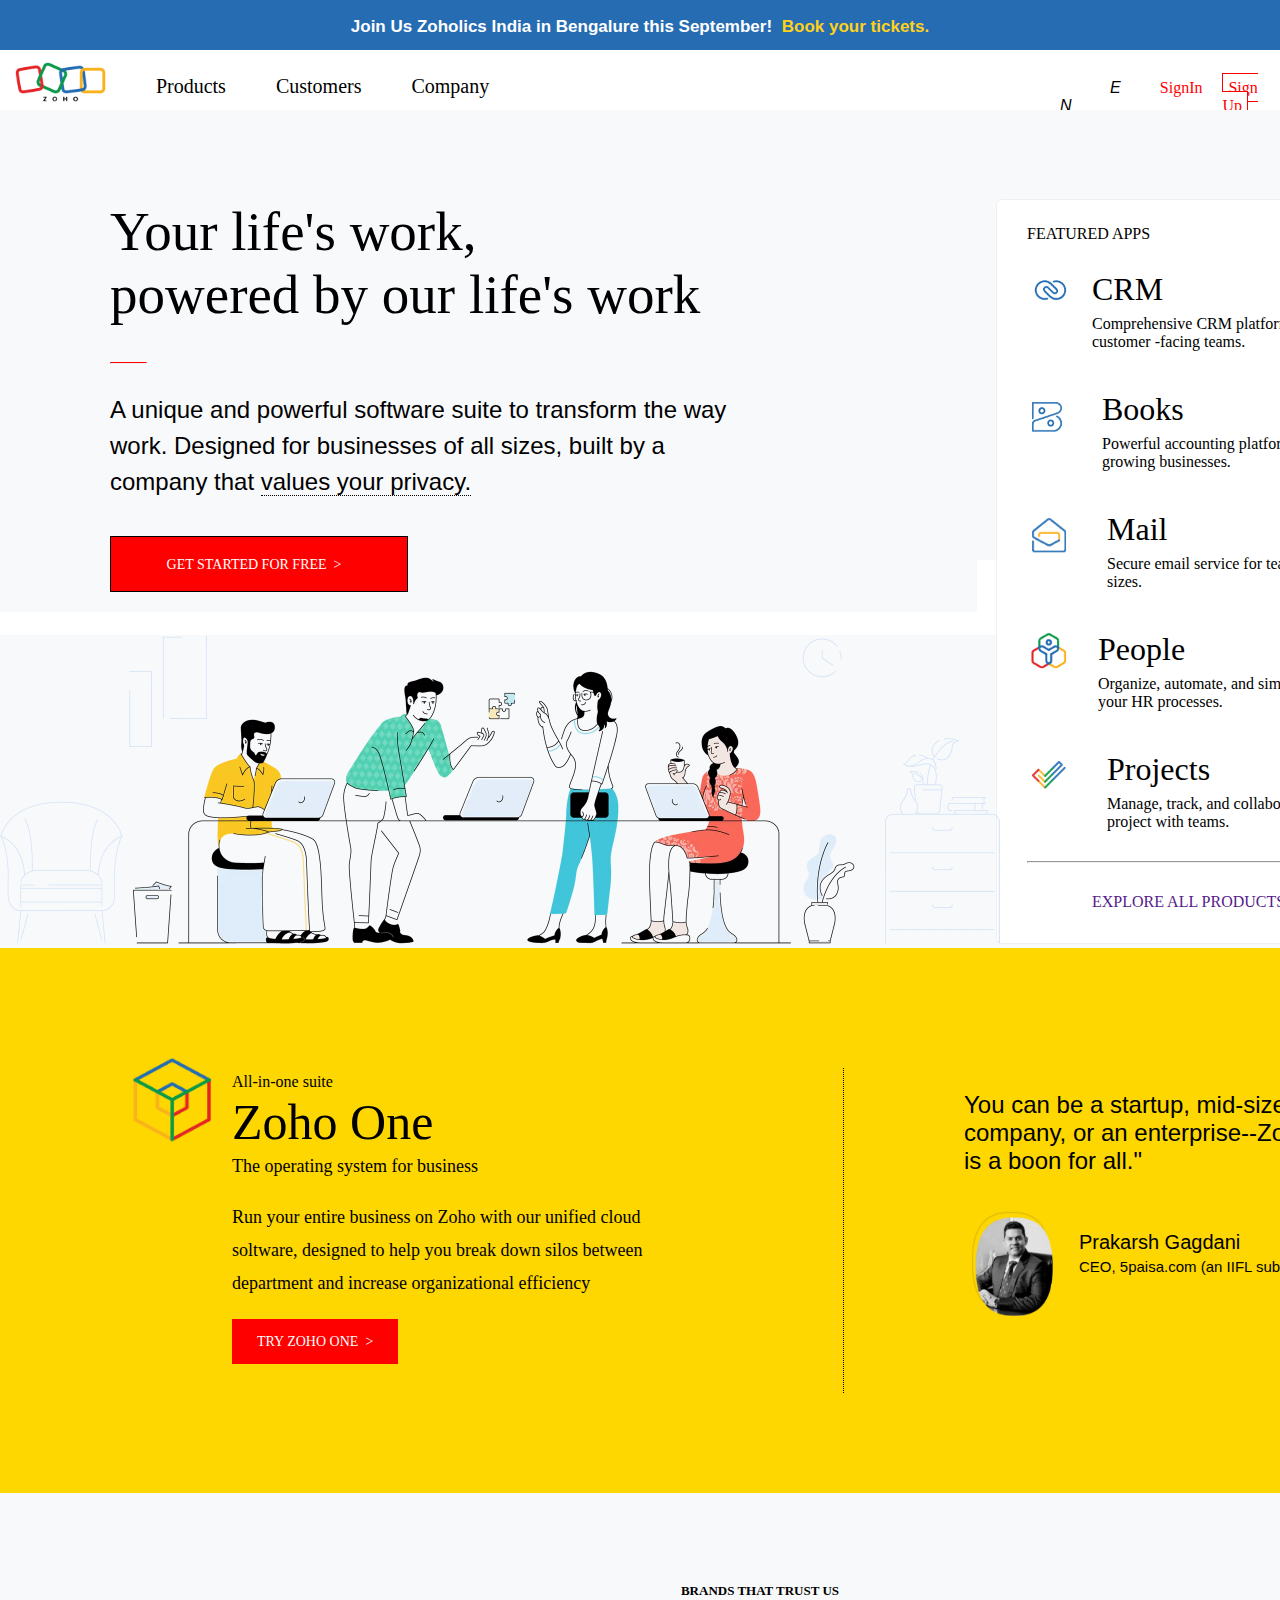
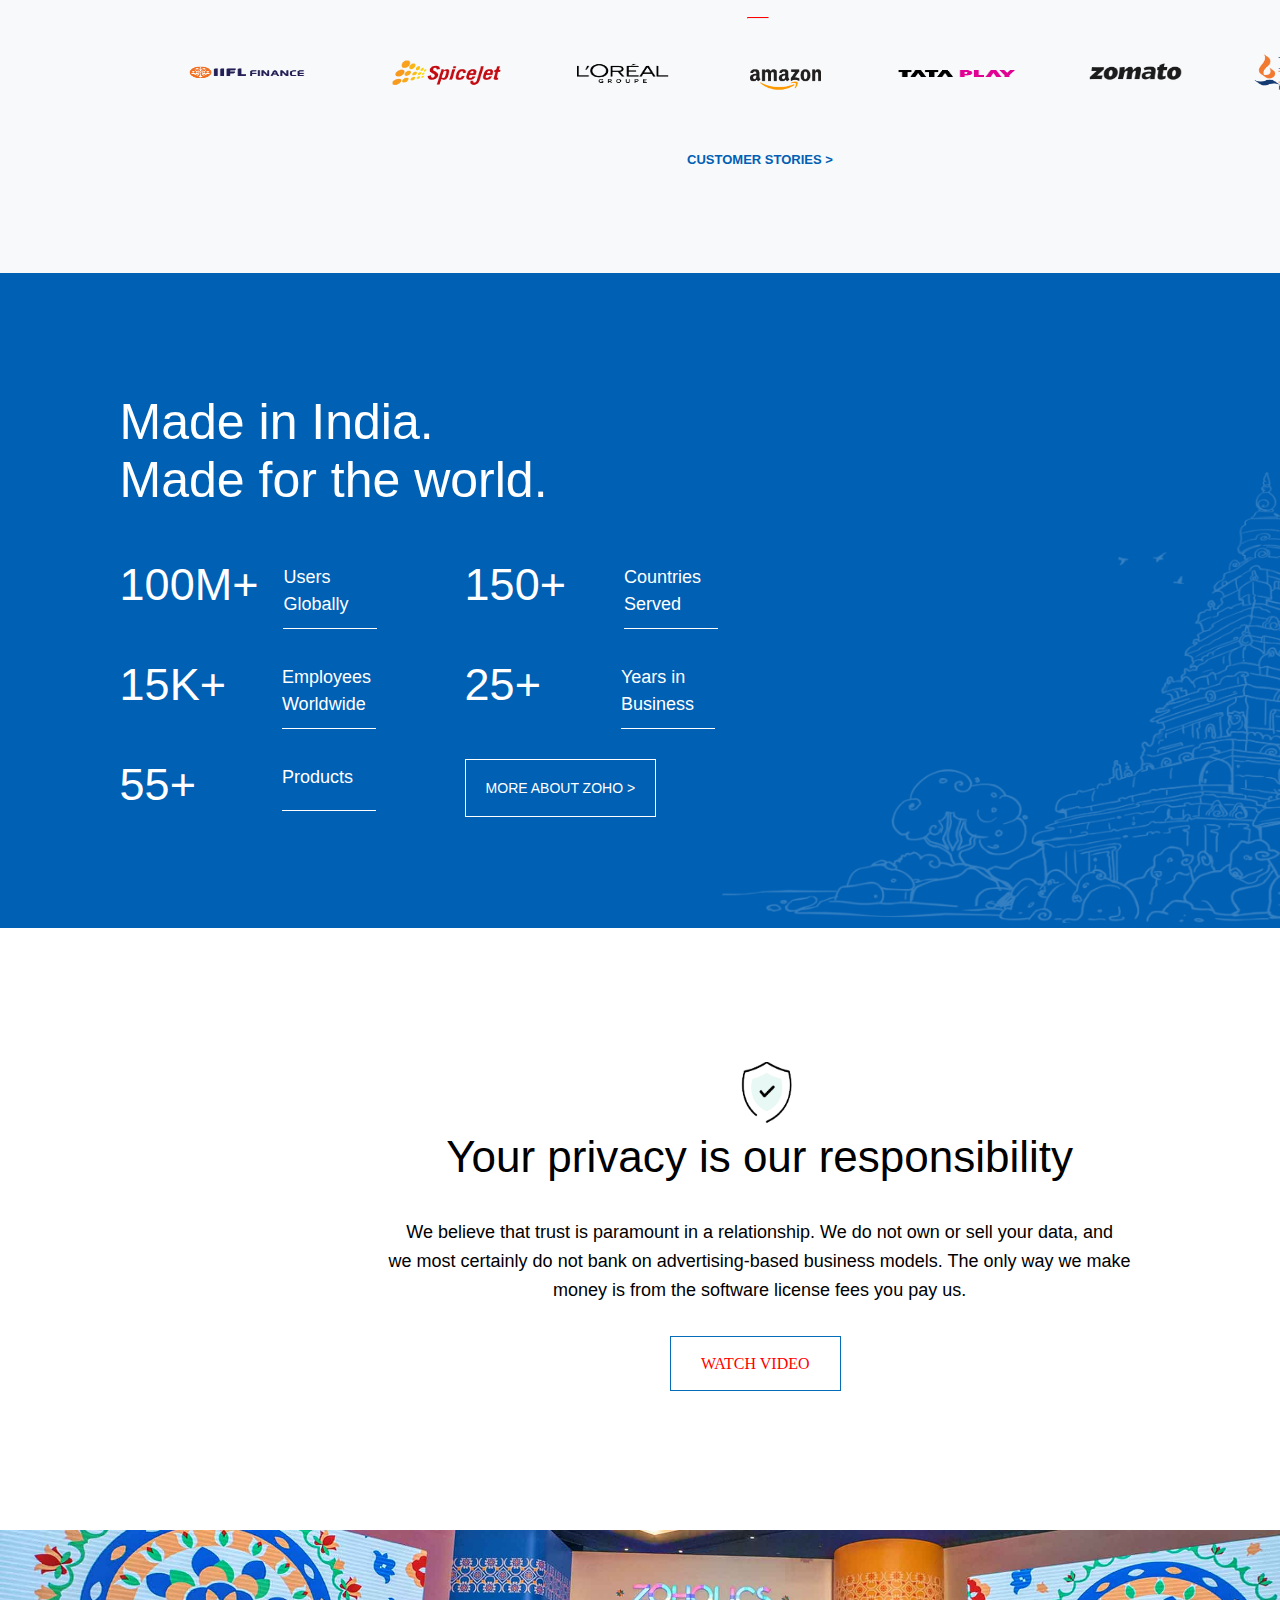
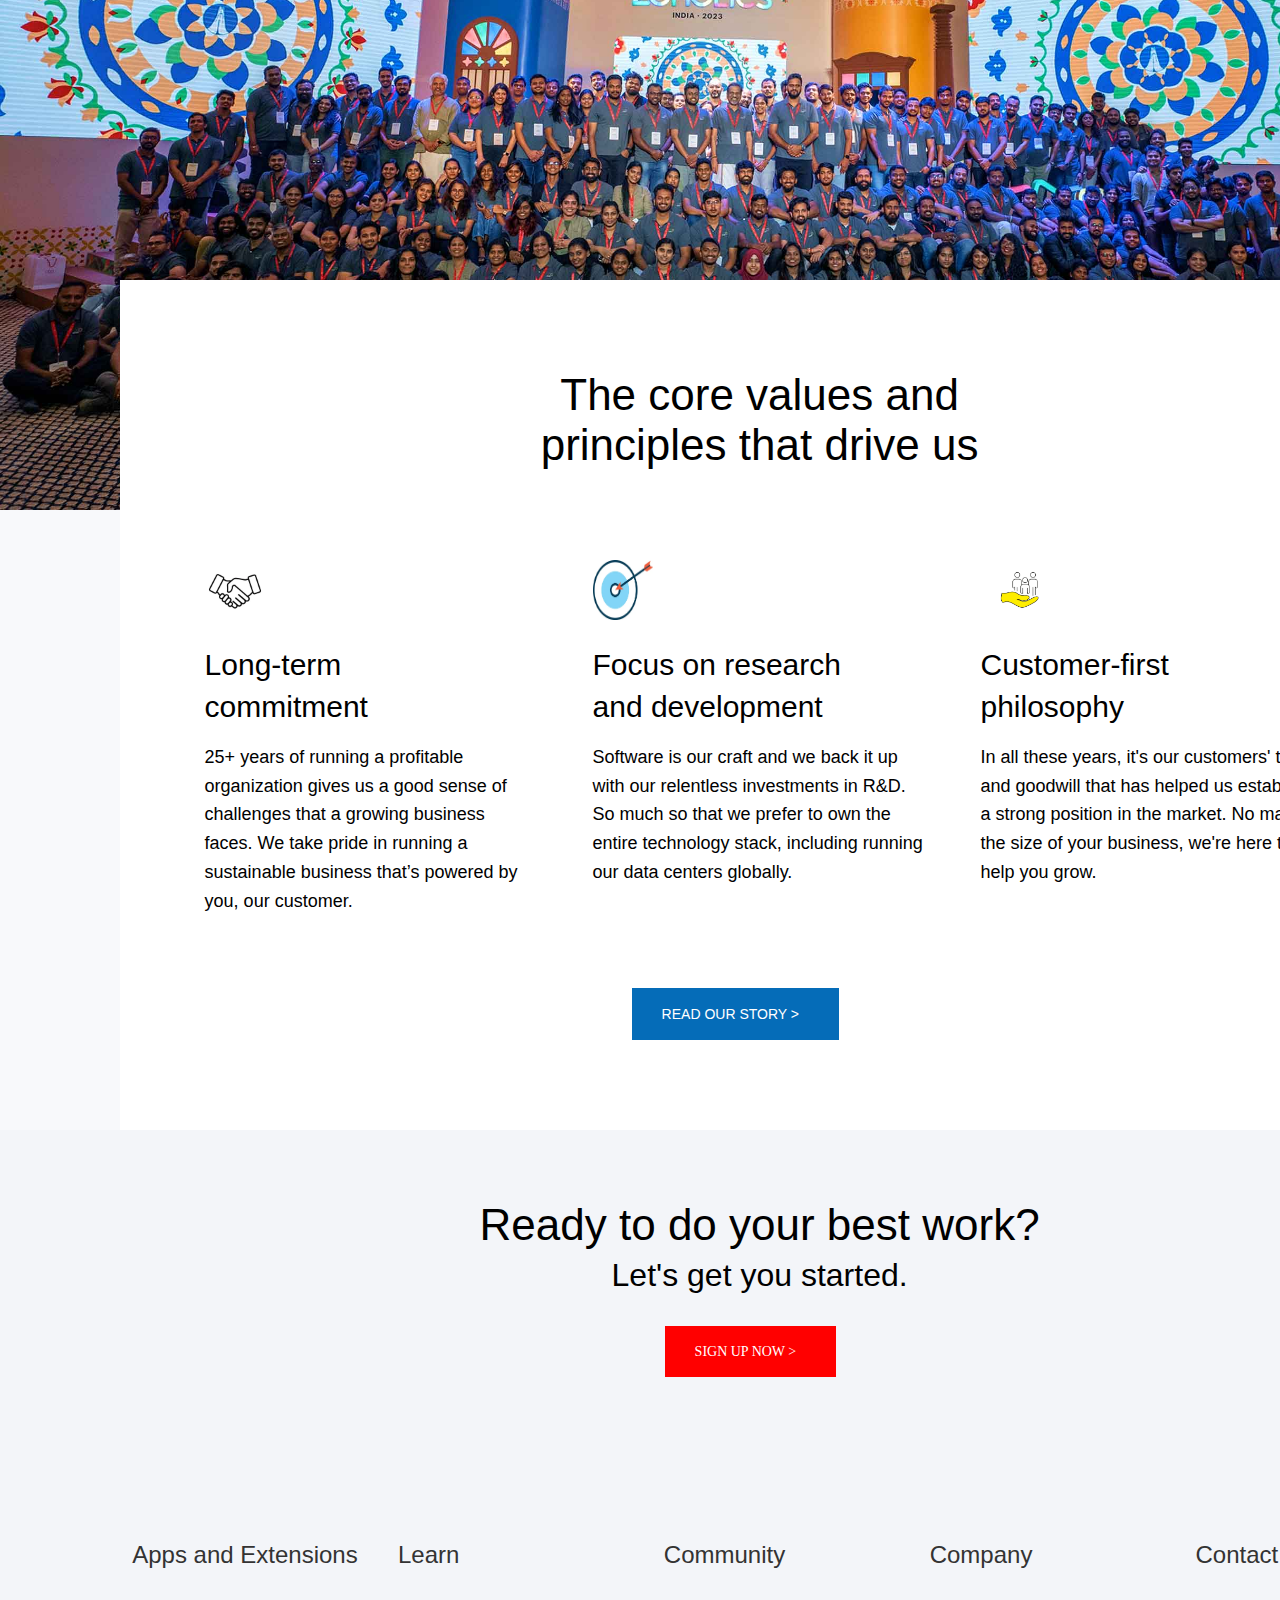
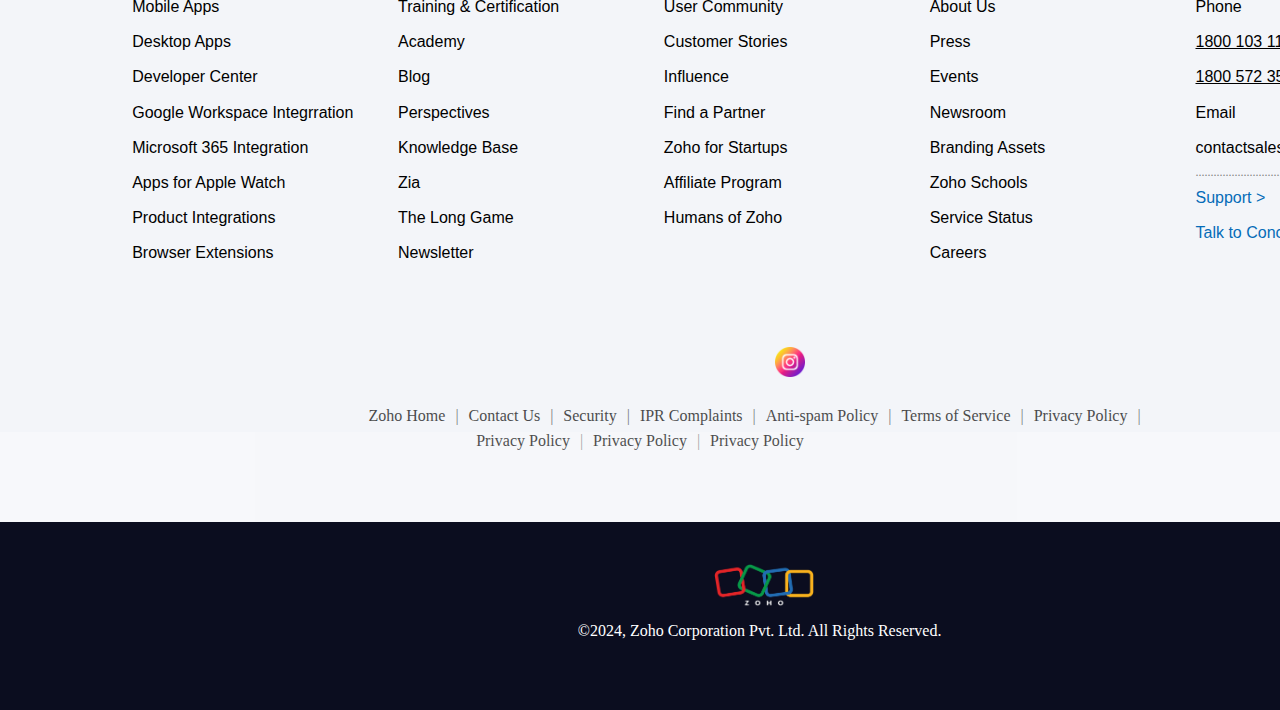
<file: index.html>
<!DOCTYPE html>
<html lang="en">
<head>
    <meta charset="UTF-8">
    <meta name="viewport" content="width=device-width, initial-scale=1.0">
    <title>Zoho lite</title>
    <link rel="stylesheet" href="style.css">
    <link rel="preconnect" href="https://fonts.googleapis.com">
    <link rel="preconnect" href="https://fonts.gstatic.com" crossorigin>
    <link href="https://fonts.googleapis.com/css2?family=Roboto:wght@100&display=swap" rel="stylesheet">
    <link rel="stylesheet" href="https://cdnjs.cloudflare.com/ajax/libs/font-awesome/6.6.0/css/all.min.css" integrity="sha512-Kc323vGBEqzTmouAECnVceyQqyqdsSiqLQISBL29aUW4U/M7pSPA/gEUZQqv1cwx4OnYxTxve5UMg5GT6L4JJg==" crossorigin="anonymous" referrerpolicy="no-referrer" />
</head>
<body>
    <div class="top"> 
        <h3>Join Us Zoholics India in Bengalure this September! <a href="">Book your tickets.</a></h3>
    </div>
    <nav>
        <div class="topbar">
            <img src="zoho-logo-web.webp" alt="Zoho">

            <div class="leftlist">
                <a href="pending.html">Products </a>
                <a href="pending.html">Customers </a>
                <a href="pending.html">Company </a>
                <a href="pending.html"><i class="fa-solid fa-ellipsis"></i></a>
            </div>

            <div class="rightlist">
                <a href="pending.html"><i class="fa-solid fa-magnifying-glass"></i></a>
                <a href=""><i class="fa fa-bullhorn" aria-hidden="true"></i></a>
                <a href="pending.html"><i class="fa-solid fa-globe">  E N</i></a>

            </div>

            <div class="signin">
                <a href="signin.html">SignIn</a>
            </div>

            <div class="button">
                <a href="">Sign Up</a>
            </div>

        </div>
    </nav>
    
    <div class="mainprg">
        <div class="work">
            <div class="h11">
                <p>
                    Your life's work, <br>
                    powered by our life's work
                </p>
            </div><br><br>
            <hr>
            <div class="para">
                <p>A unique and powerful software suite to transform the way </p> 
                <p> work. Designed for businesses of all sizes, built by a</p>
                <p>company that <a href="">values your privacy.</a> </p>
            </div>

            <div class="getbut">
                <a href="" class="free">
                    GET STARTED FOR FREE<span>></span><br>
                </a>
            </div>
        </div>

        <div class="app">
            <p>FEATURED APPS</p><br>


            <div class="order">
                <div class="order-1">
                    <a href=""><img width="45px" src="crm.png"alt="CRM"></a>
                    <div class="order-1-1">
                        <a href=""><p class="p1">CRM</p></a>
                        <a href=""><p class="p2">Comprehensive CRM platform for customer -facing teams.</p></a>
                    </div>
                </div>
            </div>


            <div class="order">
                <div class="order-2">
                    <a href=""><img width="40px" src="books.png"alt="books"></a>
                    <div class="order-1-2">
                        <a href=""><p class="p3">Books</p></a>
                        <a href=""><p class="p4">Powerful accounting platform for growing businesses.</p></a>
                    </div>
                </div>
            </div>


            <div class="order">
                <div class="order-3">
                    <a href="">
                        <img width="45px" src="mail.png"alt="mail">
                    </a>
                    <div class="order-1-3">
                        <a href=""><p class="p5">Mail</p></a>
                        <a href=""><p class="p6">Secure email service for teams of all sizes.</p></a>
                    </div>
                </div>
            </div>

            
            <div class="order">
                <div class="order-4">
                    <a href=""><img width="45px" src="people.png"alt="people"></a>
                    <div class="order-1-4">
                        <a href=""><p class="p7">People</p></a>
                        <a href=""><p class="p8">Organize, automate, and simplify your HR processes.</p></a>
                    </div>
                </div>
            </div>


            <div class="order">
                <div class="order-5">
                    <a href=""><img width="45px" src="project.png"alt="project"></a>
                    <div class="order-1-5">
                        <a href=""><p class="p9">Projects</p></a>
                        <a href=""><p class="p10">Manage, track, and collaborate on project with teams.</p></a>
                    </div>
                </div>  
            </div>

            <hr>

            <div class="order-6">
                <a href="">EXPLORE ALL PRODUCTS</a>
            </div>
        </div>

    </div>
    <div class="imgg">
        <img width="1000px"  src="zh-homev2-banner-india-3.webp" alt="">
    </div>
    
    <div class="yellowbox">
        <img width="92" height="89" src="Screenshot 2024-09-03 155550.png">
    
            <div class="yellodiv1">
                <p class="pe1">All-in-one suite</p>
                <p class="pe2">Zoho One</p>
                <p class="pe3">The operating system for business</p>
                <br>
        
                <p class="pe4">   Run your entire business on Zoho with our unified cloud</p>
                <p class="pe5">soltware, designed to help you break down silos between</p>
                <p class="pe6">department and increase organizational efficiency</p>
    
                <br>
    
                <div class="getbut1">
                    <a href="" class="free">
                        TRY ZOHO ONE<span>></span><br>
                    </a>
                </div>
                
            </div>
    
            <div class="vl">
    
            </div>
    
            <div class="yellowdiv2">
    
                <i class="fa-solid fa-quote-left"></i>
    
                <br>
    
                <p >You can be a startup, mid-sized</p>
                <p >company, or an enterprise--Zoho One</p> 
                <p >is a boon for all."</p><br><br>
    
                <div class="non">
                   <img width="90px" height="105px"src="owner.png">
                   <p style="margin-top: 20px; margin-left:25px;font-size:20px; background-color: transparent;" >Prakarsh Gagdani<br>
                    <span style="font-size: 15px; background-color: transparent;">CEO, 5paisa.com (an IIFL subsidiary)</span></p>
                </div>
                
            </div>
    </div>

    <div class="brand">
        <div class="brandlist">
            <h3>BRANDS THAT TRUST US</h3><br>
            <hr style="border-top: 1px solid red; ">
            <div class="compeny">
                <img style="margin-top: 12px;" width="132.6px" height="25.1px" src="iifl.png">
                <img style="margin-top: 8px;" width="122.4px" height="33.09px" src="jet.png">
                <img style="margin-top: 13px;" width="102px" height="26.78px"  src="group.png">
                <img style="margin-top: 15px;" width="91.8px" height="27.65px" src="amazon.png">
                <img style="margin-top: 18px;" width="122.4px" height="14.38px" src="tata.png">
                <img style="margin-top: 14px;" width="102px" height="21.93px" src="zomato.png">
                <img width="81.6px" height="49.74px" src="max.png">
            </div><BR>
            <div class="atag">  
                <h3><a href="">CUSTOMER STORIES ></a></h3>
            </div>  
        </div>
    </div>

    <div class="templebox">
        <div class="lefttemple">
            <h2>
                Made in India.<br>
                <span class="sp">Made for the world. </span>
            </h2>

            <div class="user">
                <div class="user-left">
                    <div class="left-1">
                        <span class="num">100<span class="m">M+</span></span>
                        <div class="hrrr"><p>Users<br> Globally</p></div>

                    </div>
                    <div class="left-2">
                        <span class="num">15<span class="m">K+</span></span>
                        <div class="hrrr-1"><p>Employees<br> Worldwide</p></div>
                    </div>
                    <div class="left-3">
                        <span class="num">55<span class="m">+</span></span>
                        <div class="hrrr-2"><p>Products</p></div>
                    </div>
                </div>

                <div class="user-right">
                    <div class="right-1">
                        <span class="num">150<span class="m">+</span></span>
                        <div class="hrrr-1-1"><p>Countries<br>Served</p></div>
                    </div>
                    <div class="right-2">
                        <span class="num">25<span class="m">+</span></span>
                        <div class="hrrr-1-2"><p>Years in <br> Business</p></div>
                    </div>
                    <div class="right-3">
                        <a href=""> MORE ABOUT ZOHO  ></a>
                    </div>
                </div>   
            </div>
        </div>

        <div class="righttemple">
            <img src="temple.png" alt="Temple">
        </div>
    </div>

    <div class="privacy">
        <div class="privacy-box1">
            <img src="sheld.png" alt="">
            <h5>Your privacy is our responsibility</h5>
            <br><br>
            <p>We believe that trust is paramount in a relationship. We do not own or sell your data, and <br>we most certainly do not bank on advertising-based business models. The only way we make <br>money is from the software license fees you pay us.</p>
            <a href=""><i class="fa-brands fa-square-youtube"></i> WATCH VIDEO</a>
        </div>
    </div>

    <div class="zohoteam">
        <div class="close">
            <img src="core-value-banner-img-in.jpg" alt="Zoho Team">

            <div class="over-write">
                <h4>
                    The core values and principles that drive us
                </h4>
                <div class="three-box">
                    <div class="hand">
                        <img src="handshake-png-hd-handshake-vector-material-shake-hands-friendly-meet-png-and-vector-260.png">
                        <h6>
                            Long-term <br>commitment
                        </h6>
                        <p class="">25+ years of running a profitable organization gives us a good sense of challenges that a growing business faces. We take pride in running a sustainable business that’s powered by you, our customer.</p>
    
                    </div>
    
                    <div class="focus">
                        <div class="hand">
                            <img src="target-arrow-success-isolated-icon-vector-27897747.png">
                            <h6>
                                Focus on research <br>and development
                            </h6>
                            <p class="">Software is our craft and we back it up with our relentless investments in R&D. So much so that we prefer to own the entire technology stack, including running our data centers globally.</p>
            
                        </div>
            
                    </div>
    
                    <div class="customers">
                        <div class="hand">
                            <img src="ysco_duurzaamheid_gedrag.jpg">
                            <h6>
                                 Customer-first <br>philosophy
                            </h6>
                            <p class="">In all these years, it's our customers' trust and goodwill that has helped us establish a strong position in the market. No matter the size of your business, we're here to help you grow.</p>
            
                        </div>
            
                    </div>
                </div><br><br><br>
    
                <a href="">READ OUR STORY  ></a>
                
            </div>
        </div>
    </div>

    <div class="ready">
        <div class="ready-box1">
            <h3>Ready to do your best work?</h3>
            <h4>Let's get you started.</h4>
            <br>
            <a href="">SIGN UP NOW  ></a>
        </div>
    </div>

    <div class="footeer">
        <div class="footer-box1">
            <div class="all">
                <div class="apps">
                    <h4>Apps and Extensions</h4>

                    <ul>
                        <li><a href="pending.html">Mobile Apps</a></li>
                        <li><a href="pending.html">Desktop Apps</a></li>
                        <li><a href="pending.html">Developer Center</a></li>
                        <li><a href="pending.html">Google Workspace Integrration</a></li>
                        <li><a href="pending.html">Microsoft 365 Integration</a></li>
                        <li><a href="pending.html">Apps for Apple Watch</a></li>
                        <li><a href="pending.html">Product Integrations</a></li>
                        <li><a href="pending.html">Browser Extensions</a></li>
                    </ul>
                </div>
                <div class="learn">
                    <h4>Learn</h4>

                    <ul>
                        <li><a href="pending.html">Training & Certification</a></li>
                        <li><a href="pending.html">Academy</a></li>
                        <li><a href="pending.html">Blog</a></li>
                        <li><a href="pending.html">Perspectives</a></li>
                        <li><a href="pending.html">Knowledge Base</a></li>
                        <li><a href="pending.html">Zia</a></li>
                        <li><a href="pending.html">The Long Game</a></li>
                        <li><a href="pending.html">Newsletter</a></li>
                    </ul>
                </div>

                <div class="community">
                    <h4>Community</h4>

                    <ul>
                        <li><a href="pending.html">User Community</a></li>
                        <li><a href="pending.html">Customer Stories</a></li>
                        <li><a href="pending.html">Influence</a></li>
                        <li><a href="pending.html">Find a Partner</a></li>
                        <li><a href="pending.html">Zoho for Startups</a></li>
                        <li><a href="pending.html">Affiliate Program</a></li>
                        <li><a href="pending.html">Humans of Zoho</a></li>
                    </ul>
                </div>

                <div class="company">
                    <h4>Company</h4>

                    <ul>
                        <li><a href="pending.html">About Us</a></li>
                        <li><a href="pending.html">Press</a></li>
                        <li><a href="pending.html">Events</a></li>
                        <li><a href="pending.html">Newsroom</a></li>
                        <li><a href="pending.html">Branding Assets</a></li>
                        <li><a href="pending.html">Zoho Schools</a></li>
                        <li><a href="pending.html">Service Status</a></li>
                        <li><a href="pending.html">Careers</a></li>
                    </ul>
                </div>

                <div class="sales">
                    <h4>Contact Sales</h4>

                    <ul>
                        <li><a href="pending.html">Phone</a></li>
                        <li><a style="text-decoration: underline;" href="">1800 103 1123</a></li>
                        <li><a style="text-decoration: underline;" href="">1800 572 3535</a></li>
                        <li><a href="pending.html">Email</a></li>
                        <li class="lii"><a class="one">contactsales@zohocorp.com</a></li>
                        <div class="under" >.......................................................</div>
                        <li class="liii"><a style="color: #056cb8;" href="pending.html">Support  ></a></li>
                        <li style="color: #056cb8;"><a style="color: #056cb8;" class="talk" href="pending.html">Talk to Concierge  ></a></li>
                    </ul>
                </div>
            </div>
        </div>
    </div>
    <div class="social">
        <a href="pending.html"><i class="fa-brands fa-x-twitter x"></i></a>
        <a href="pending.html"><i class="fa-brands fa-facebook f"></i></a>
        <a href="pending.html"><i class="fa-brands fa-youtube y"></i></a>
        <a href="pending.html"><i class="fa-brands fa-linkedin in"></i></a>
        <!-- <a href="pending.html"><i class="fa fa-instagram insta" ></i></a> -->
        <a href="pending.html"><img class="insta" src="instagram.png"></a> 
    </div>
    <div class="cred">
        <a href=""><p>Zoho Home</p></a>
        <span>|</span>
        <a href=""><p>Contact Us</p></a>
        <span>|</span>
        <a href=""><p>Security</p></a>
        <span>|</span>
        <a href=""><p>IPR Complaints</p></a>
        <span>|</span>
        <a href=""><p>Anti-spam Policy</p></a>
        <span>|</span>
        <a href=""><p>Terms of Service</p></a>
        <span>|</span>
        <a href=""><p>Privacy Policy</p></a>
        <span>|</span>
    </div>

    <div class="cred1">
        <a href=""><p>Privacy Policy</p></a>
        <span>|</span>
        <a href=""><p>Privacy Policy</p></a>
        <span>|</span>
        <a href=""><p>Privacy Policy</p></a>
    </div>

    <div class="end">
            <a class="endl" href=""> <img  src="zoho-logo-darkbg.webp" alt=""></a>
            <p class="p22"> ©2024, Zoho Corporation Pvt. Ltd. All Rights Reserved.</p>
    </div>

</body>
</html>
</file>
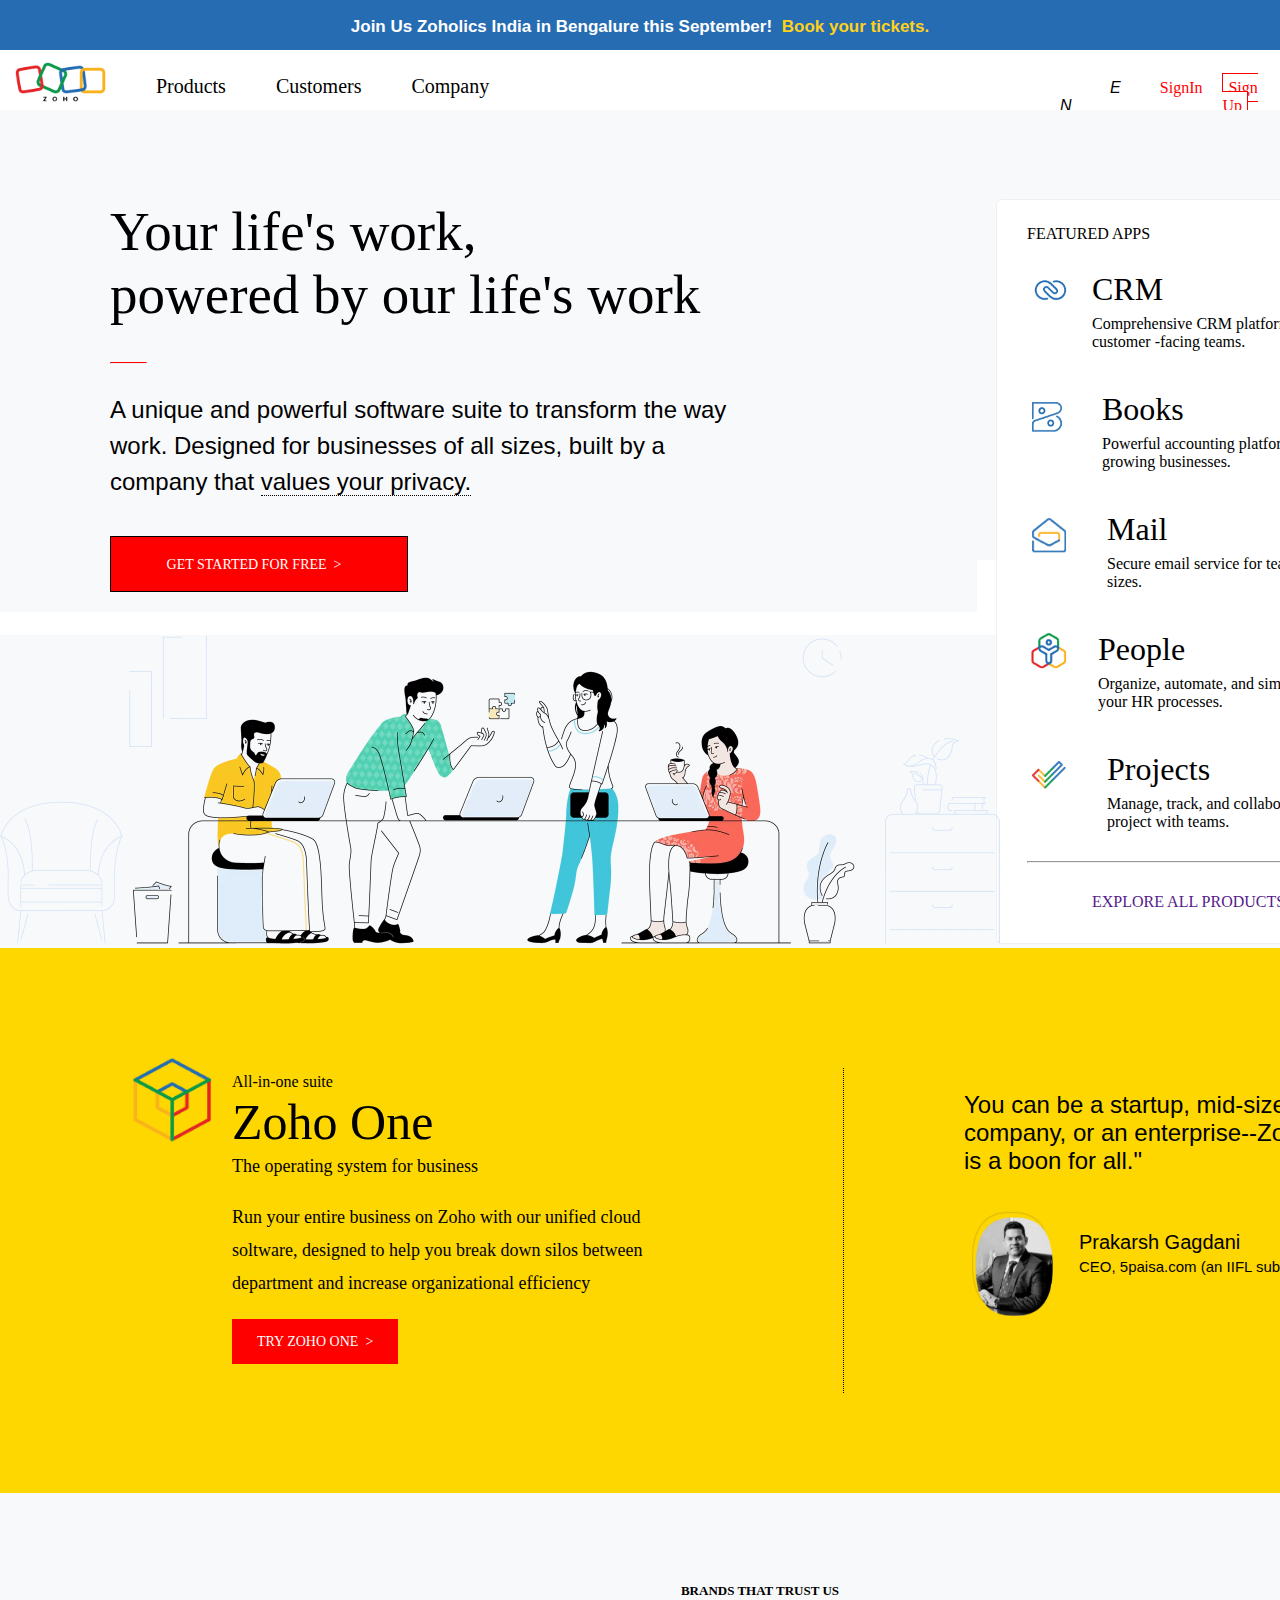
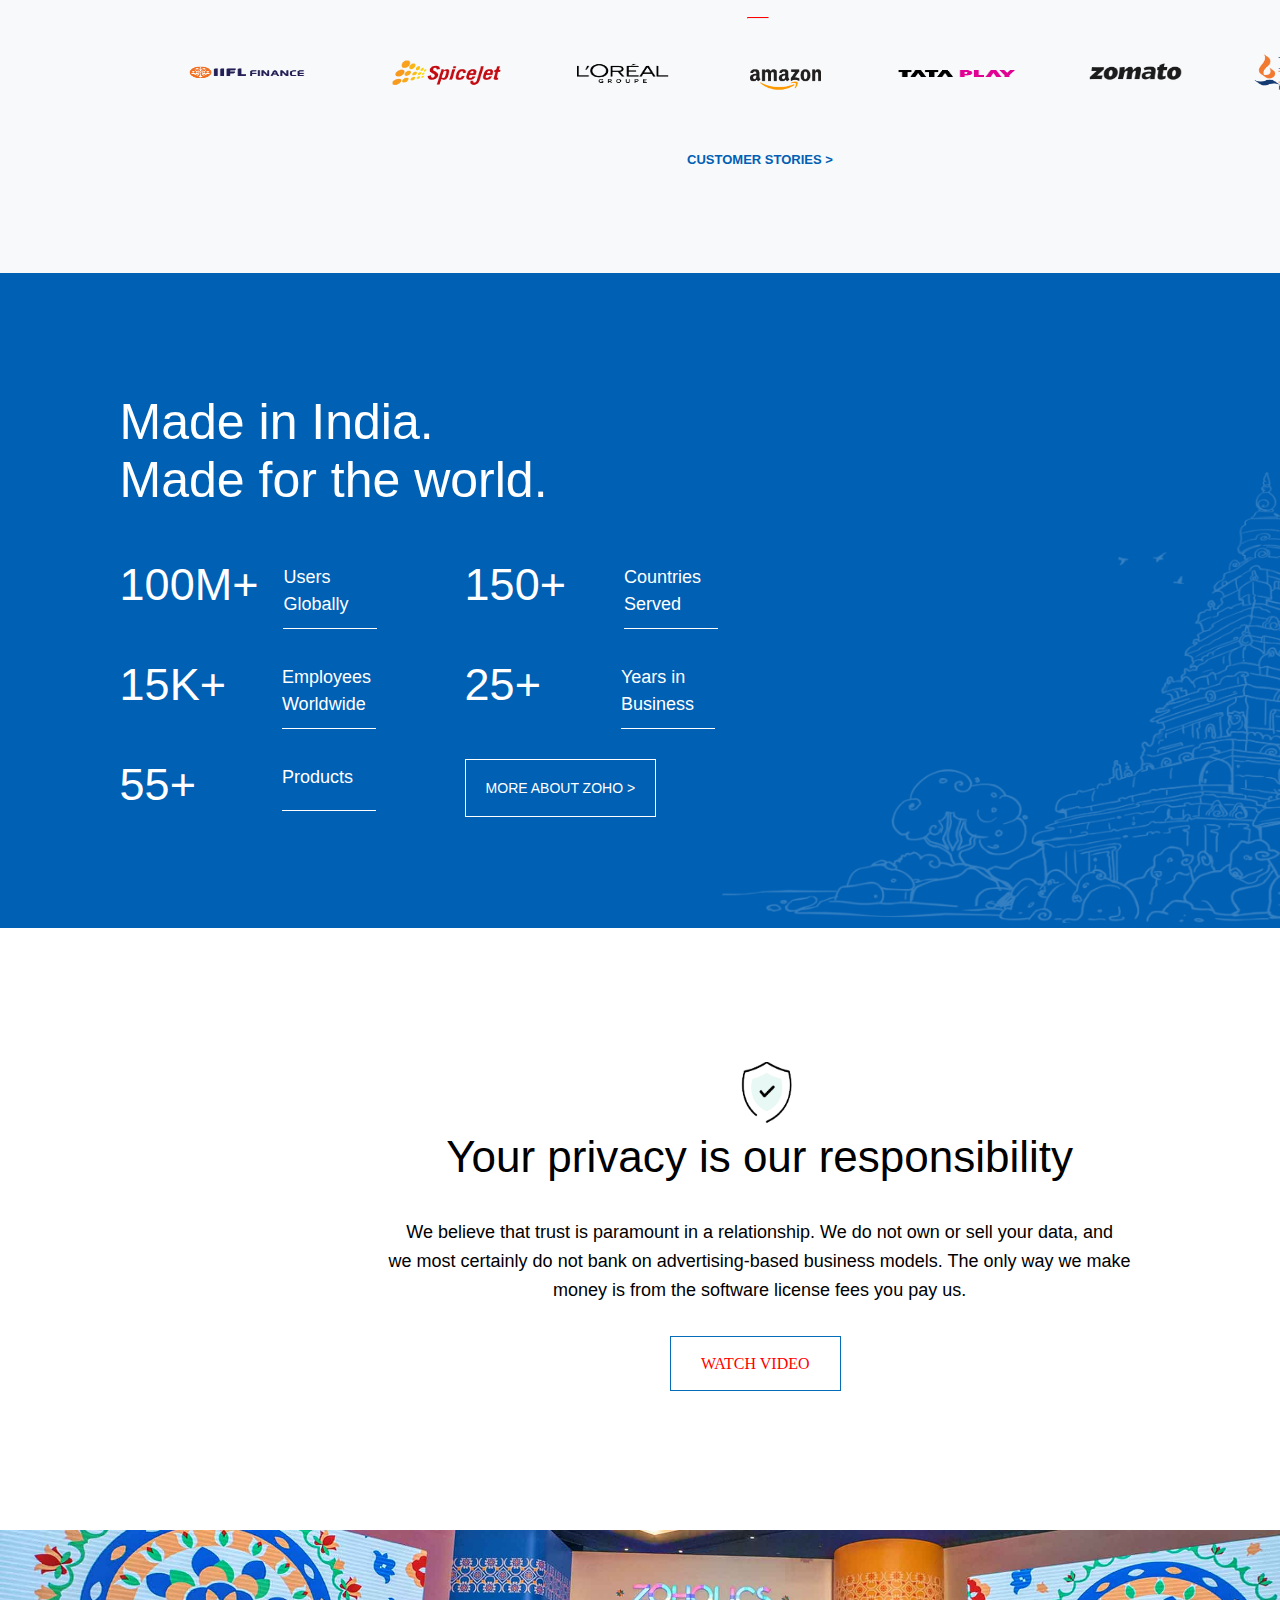
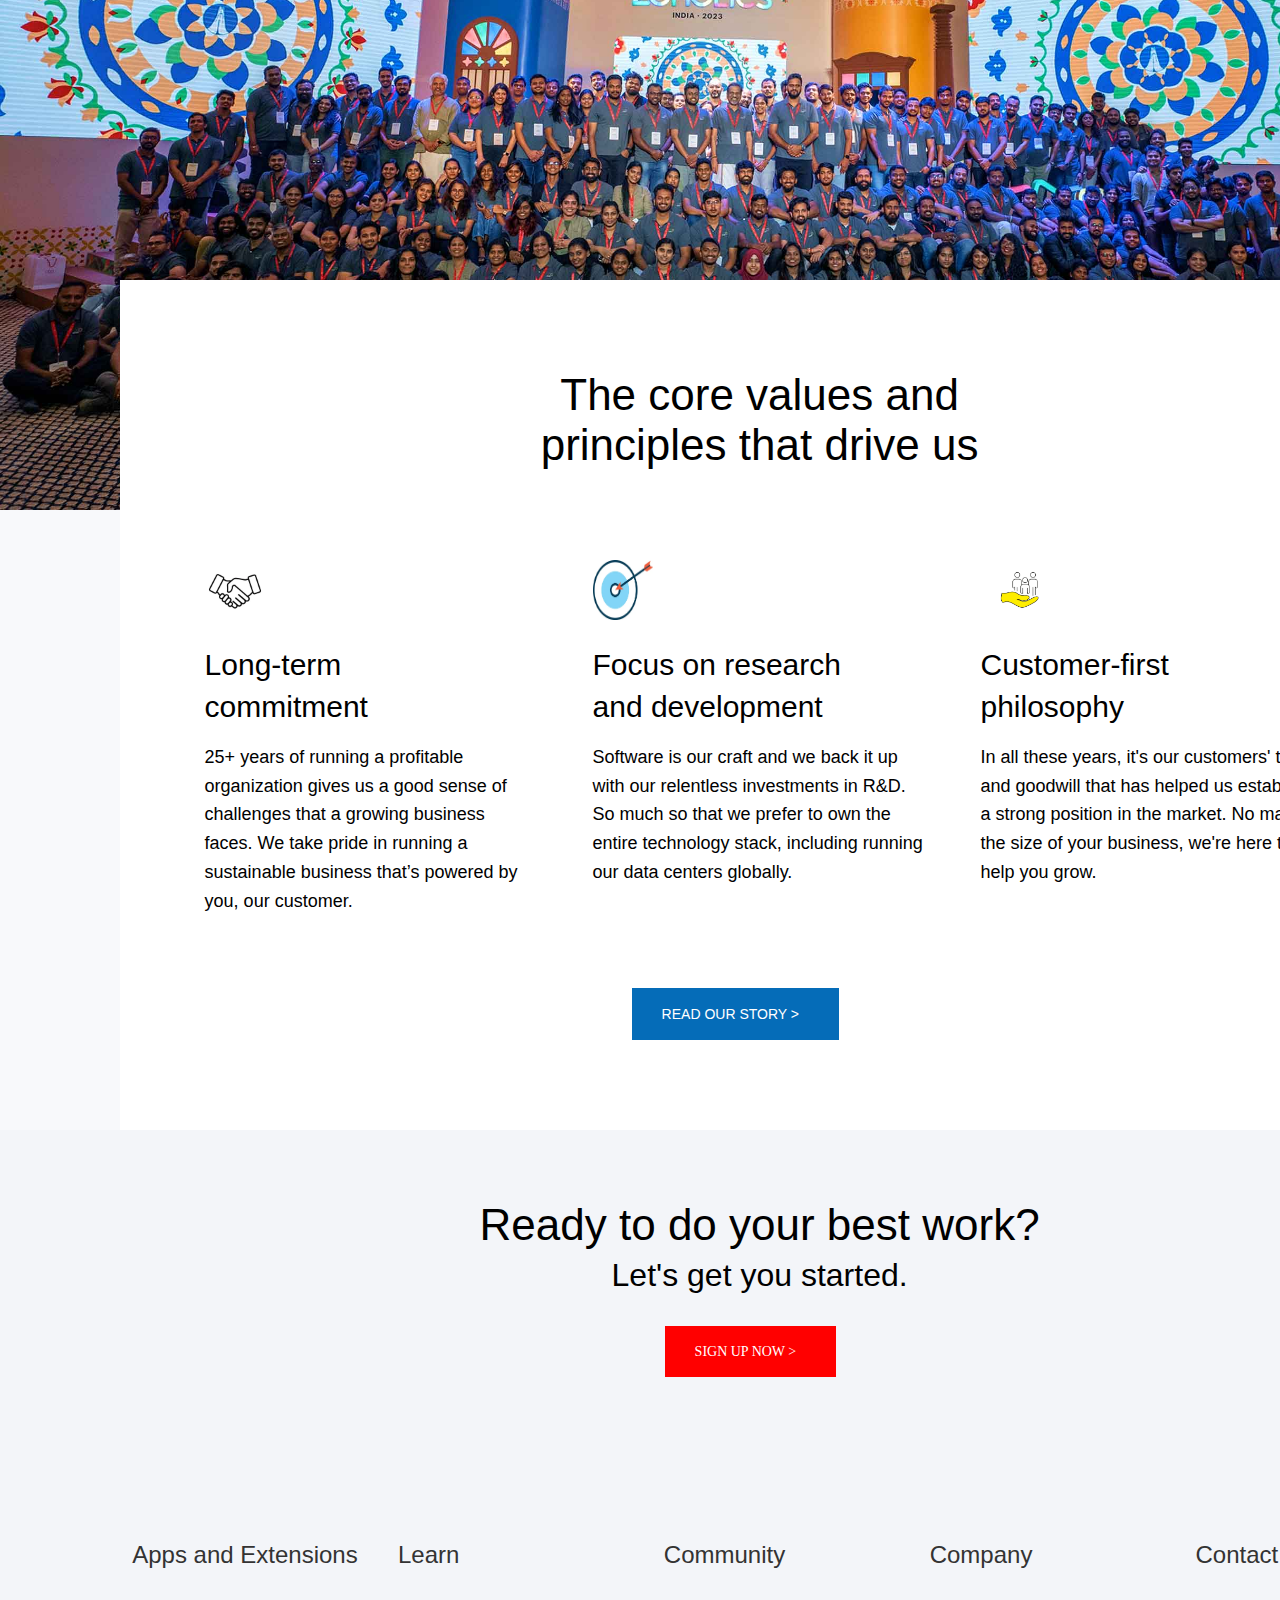
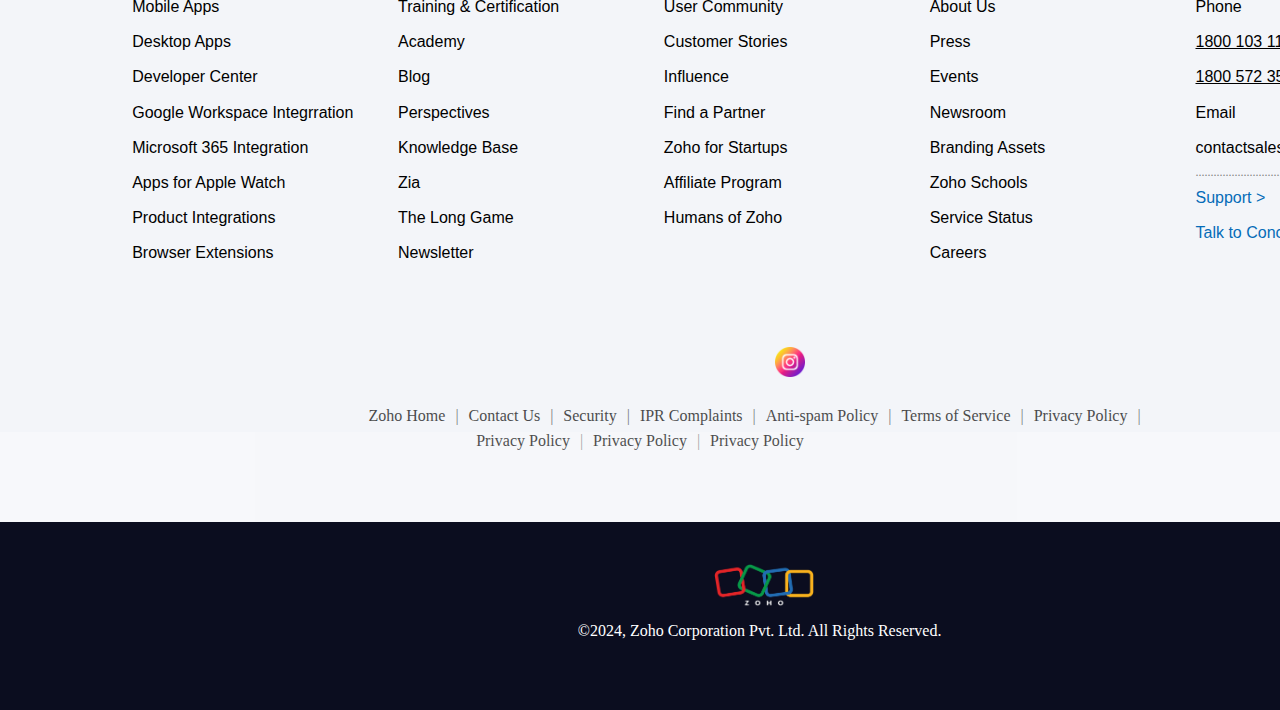
<file: zoholite.html>
<!DOCTYPE html>
<html lang="en">
<head>
    <meta charset="UTF-8">
    <meta name="viewport" content="width=device-width, initial-scale=1.0">
    <title>Zoho lite</title>
    <link rel="stylesheet" href="zoholite.css">
    <link rel="preconnect" href="https://fonts.googleapis.com">
    <link rel="preconnect" href="https://fonts.gstatic.com" crossorigin>
    <link href="https://fonts.googleapis.com/css2?family=Roboto:wght@100&display=swap" rel="stylesheet">
    <link rel="stylesheet" href="https://cdnjs.cloudflare.com/ajax/libs/font-awesome/6.6.0/css/all.min.css" integrity="sha512-Kc323vGBEqzTmouAECnVceyQqyqdsSiqLQISBL29aUW4U/M7pSPA/gEUZQqv1cwx4OnYxTxve5UMg5GT6L4JJg==" crossorigin="anonymous" referrerpolicy="no-referrer" />
</head>
<body>
    <div class="top"> 
        <h3>Join Us Zoholics India in Bengalure this September! <a href="">Book your tickets.</a></h3>
    </div>
    <nav>
        <div class="topbar">
            <img src="zoho-logo-web.webp" alt="Zoho">

            <div class="leftlist">
                <a href="pending.html">Products </a>
                <a href="pending.html">Customers </a>
                <a href="pending.html">Company </a>
                <a href="pending.html"><i class="fa-solid fa-ellipsis"></i></a>
            </div>

            <div class="rightlist">
                <a href="pending.html"><i class="fa-solid fa-magnifying-glass"></i></a>
                <a href=""><i class="fa fa-bullhorn" aria-hidden="true"></i></a>
                <a href="pending.html"><i class="fa-solid fa-globe">  E N</i></a>

            </div>

            <div class="signin">
                <a href="signin.html">SignIn</a>
            </div>

            <div class="button">
                <a href="">Sign Up</a>
            </div>

        </div>
    </nav>
    
    <div class="mainprg">
        <div class="work">
            <div class="h11">
                <p>
                    Your life's work, <br>
                    powered by our life's work
                </p>
            </div><br><br>
            <hr>
            <div class="para">
                <p>A unique and powerful software suite to transform the way </p> 
                <p> work. Designed for businesses of all sizes, built by a</p>
                <p>company that <a href="">values your privacy.</a> </p>
            </div>

            <div class="getbut">
                <a href="" class="free">
                    GET STARTED FOR FREE<span>></span><br>
                </a>
            </div>
        </div>

        <div class="app">
            <p>FEATURED APPS</p><br>


            <div class="order">
                <div class="order-1">
                    <a href=""><img width="45px" src="crm.png"alt="CRM"></a>
                    <div class="order-1-1">
                        <a href=""><p class="p1">CRM</p></a>
                        <a href=""><p class="p2">Comprehensive CRM platform for customer -facing teams.</p></a>
                    </div>
                </div>
            </div>


            <div class="order">
                <div class="order-2">
                    <a href=""><img width="40px" src="books.png"alt="books"></a>
                    <div class="order-1-2">
                        <a href=""><p class="p3">Books</p></a>
                        <a href=""><p class="p4">Powerful accounting platform for growing businesses.</p></a>
                    </div>
                </div>
            </div>


            <div class="order">
                <div class="order-3">
                    <a href="">
                        <img width="45px" src="mail.png"alt="mail">
                    </a>
                    <div class="order-1-3">
                        <a href=""><p class="p5">Mail</p></a>
                        <a href=""><p class="p6">Secure email service for teams of all sizes.</p></a>
                    </div>
                </div>
            </div>

            
            <div class="order">
                <div class="order-4">
                    <a href=""><img width="45px" src="people.png"alt="people"></a>
                    <div class="order-1-4">
                        <a href=""><p class="p7">People</p></a>
                        <a href=""><p class="p8">Organize, automate, and simplify your HR processes.</p></a>
                    </div>
                </div>
            </div>


            <div class="order">
                <div class="order-5">
                    <a href=""><img width="45px" src="project.png"alt="project"></a>
                    <div class="order-1-5">
                        <a href=""><p class="p9">Projects</p></a>
                        <a href=""><p class="p10">Manage, track, and collaborate on project with teams.</p></a>
                    </div>
                </div>  
            </div>

            <hr>

            <div class="order-6">
                <a href="">EXPLORE ALL PRODUCTS</a>
            </div>
        </div>

    </div>
    <div class="imgg">
        <img width="1000px"  src="zh-homev2-banner-india-3.webp" alt="">
    </div>
    
    <div class="yellowbox">
        <img width="92" height="89" src="Screenshot 2024-09-03 155550.png">
    
            <div class="yellodiv1">
                <p class="pe1">All-in-one suite</p>
                <p class="pe2">Zoho One</p>
                <p class="pe3">The operating system for business</p>
                <br>
        
                <p class="pe4">   Run your entire business on Zoho with our unified cloud</p>
                <p class="pe5">soltware, designed to help you break down silos between</p>
                <p class="pe6">department and increase organizational efficiency</p>
    
                <br>
    
                <div class="getbut1">
                    <a href="" class="free">
                        TRY ZOHO ONE<span>></span><br>
                    </a>
                </div>
                
            </div>
    
            <div class="vl">
    
            </div>
    
            <div class="yellowdiv2">
    
                <i class="fa-solid fa-quote-left"></i>
    
                <br>
    
                <p >You can be a startup, mid-sized</p>
                <p >company, or an enterprise--Zoho One</p> 
                <p >is a boon for all."</p><br><br>
    
                <div class="non">
                   <img width="90px" height="105px"src="owner.png">
                   <p style="margin-top: 20px; margin-left:25px;font-size:20px; background-color: transparent;" >Prakarsh Gagdani<br>
                    <span style="font-size: 15px; background-color: transparent;">CEO, 5paisa.com (an IIFL subsidiary)</span></p>
                </div>
                
            </div>
    </div>

    <div class="brand">
        <div class="brandlist">
            <h3>BRANDS THAT TRUST US</h3><br>
            <hr style="border-top: 1px solid red; ">
            <div class="compeny">
                <img style="margin-top: 12px;" width="132.6px" height="25.1px" src="iifl.png">
                <img style="margin-top: 8px;" width="122.4px" height="33.09px" src="jet.png">
                <img style="margin-top: 13px;" width="102px" height="26.78px"  src="group.png">
                <img style="margin-top: 15px;" width="91.8px" height="27.65px" src="amazon.png">
                <img style="margin-top: 18px;" width="122.4px" height="14.38px" src="tata.png">
                <img style="margin-top: 14px;" width="102px" height="21.93px" src="zomato.png">
                <img width="81.6px" height="49.74px" src="max.png">
            </div><BR>
            <div class="atag">  
                <h3><a href="">CUSTOMER STORIES ></a></h3>
            </div>  
        </div>
    </div>

    <div class="templebox">
        <div class="lefttemple">
            <h2>
                Made in India.<br>
                <span class="sp">Made for the world. </span>
            </h2>

            <div class="user">
                <div class="user-left">
                    <div class="left-1">
                        <span class="num">100<span class="m">M+</span></span>
                        <div class="hrrr"><p>Users<br> Globally</p></div>

                    </div>
                    <div class="left-2">
                        <span class="num">15<span class="m">K+</span></span>
                        <div class="hrrr-1"><p>Employees<br> Worldwide</p></div>
                    </div>
                    <div class="left-3">
                        <span class="num">55<span class="m">+</span></span>
                        <div class="hrrr-2"><p>Products</p></div>
                    </div>
                </div>

                <div class="user-right">
                    <div class="right-1">
                        <span class="num">150<span class="m">+</span></span>
                        <div class="hrrr-1-1"><p>Countries<br>Served</p></div>
                    </div>
                    <div class="right-2">
                        <span class="num">25<span class="m">+</span></span>
                        <div class="hrrr-1-2"><p>Years in <br> Business</p></div>
                    </div>
                    <div class="right-3">
                        <a href=""> MORE ABOUT ZOHO  ></a>
                    </div>
                </div>   
            </div>
        </div>

        <div class="righttemple">
            <img src="temple.png" alt="Temple">
        </div>
    </div>

    <div class="privacy">
        <div class="privacy-box1">
            <img src="sheld.png" alt="">
            <h5>Your privacy is our responsibility</h5>
            <br><br>
            <p>We believe that trust is paramount in a relationship. We do not own or sell your data, and <br>we most certainly do not bank on advertising-based business models. The only way we make <br>money is from the software license fees you pay us.</p>
            <a href=""><i class="fa-brands fa-square-youtube"></i> WATCH VIDEO</a>
        </div>
    </div>

    <div class="zohoteam">
        <div class="close">
            <img src="core-value-banner-img-in.jpg" alt="Zoho Team">

            <div class="over-write">
                <h4>
                    The core values and principles that drive us
                </h4>
                <div class="three-box">
                    <div class="hand">
                        <img src="handshake-png-hd-handshake-vector-material-shake-hands-friendly-meet-png-and-vector-260.png">
                        <h6>
                            Long-term <br>commitment
                        </h6>
                        <p class="">25+ years of running a profitable organization gives us a good sense of challenges that a growing business faces. We take pride in running a sustainable business that’s powered by you, our customer.</p>
    
                    </div>
    
                    <div class="focus">
                        <div class="hand">
                            <img src="target-arrow-success-isolated-icon-vector-27897747.png">
                            <h6>
                                Focus on research <br>and development
                            </h6>
                            <p class="">Software is our craft and we back it up with our relentless investments in R&D. So much so that we prefer to own the entire technology stack, including running our data centers globally.</p>
            
                        </div>
            
                    </div>
    
                    <div class="customers">
                        <div class="hand">
                            <img src="ysco_duurzaamheid_gedrag.jpg">
                            <h6>
                                 Customer-first <br>philosophy
                            </h6>
                            <p class="">In all these years, it's our customers' trust and goodwill that has helped us establish a strong position in the market. No matter the size of your business, we're here to help you grow.</p>
            
                        </div>
            
                    </div>
                </div><br><br><br>
    
                <a href="">READ OUR STORY  ></a>
                
            </div>
        </div>
    </div>

    <div class="ready">
        <div class="ready-box1">
            <h3>Ready to do your best work?</h3>
            <h4>Let's get you started.</h4>
            <br>
            <a href="">SIGN UP NOW  ></a>
        </div>
    </div>

    <div class="footeer">
        <div class="footer-box1">
            <div class="all">
                <div class="apps">
                    <h4>Apps and Extensions</h4>

                    <ul>
                        <li><a href="pending.html">Mobile Apps</a></li>
                        <li><a href="pending.html">Desktop Apps</a></li>
                        <li><a href="pending.html">Developer Center</a></li>
                        <li><a href="pending.html">Google Workspace Integrration</a></li>
                        <li><a href="pending.html">Microsoft 365 Integration</a></li>
                        <li><a href="pending.html">Apps for Apple Watch</a></li>
                        <li><a href="pending.html">Product Integrations</a></li>
                        <li><a href="pending.html">Browser Extensions</a></li>
                    </ul>
                </div>
                <div class="learn">
                    <h4>Learn</h4>

                    <ul>
                        <li><a href="pending.html">Training & Certification</a></li>
                        <li><a href="pending.html">Academy</a></li>
                        <li><a href="pending.html">Blog</a></li>
                        <li><a href="pending.html">Perspectives</a></li>
                        <li><a href="pending.html">Knowledge Base</a></li>
                        <li><a href="pending.html">Zia</a></li>
                        <li><a href="pending.html">The Long Game</a></li>
                        <li><a href="pending.html">Newsletter</a></li>
                    </ul>
                </div>

                <div class="community">
                    <h4>Community</h4>

                    <ul>
                        <li><a href="pending.html">User Community</a></li>
                        <li><a href="pending.html">Customer Stories</a></li>
                        <li><a href="pending.html">Influence</a></li>
                        <li><a href="pending.html">Find a Partner</a></li>
                        <li><a href="pending.html">Zoho for Startups</a></li>
                        <li><a href="pending.html">Affiliate Program</a></li>
                        <li><a href="pending.html">Humans of Zoho</a></li>
                    </ul>
                </div>

                <div class="company">
                    <h4>Company</h4>

                    <ul>
                        <li><a href="pending.html">About Us</a></li>
                        <li><a href="pending.html">Press</a></li>
                        <li><a href="pending.html">Events</a></li>
                        <li><a href="pending.html">Newsroom</a></li>
                        <li><a href="pending.html">Branding Assets</a></li>
                        <li><a href="pending.html">Zoho Schools</a></li>
                        <li><a href="pending.html">Service Status</a></li>
                        <li><a href="pending.html">Careers</a></li>
                    </ul>
                </div>

                <div class="sales">
                    <h4>Contact Sales</h4>

                    <ul>
                        <li><a href="pending.html">Phone</a></li>
                        <li><a style="text-decoration: underline;" href="">1800 103 1123</a></li>
                        <li><a style="text-decoration: underline;" href="">1800 572 3535</a></li>
                        <li><a href="pending.html">Email</a></li>
                        <li class="lii"><a class="one">contactsales@zohocorp.com</a></li>
                        <div class="under" >.......................................................</div>
                        <li class="liii"><a style="color: #056cb8;" href="pending.html">Support  ></a></li>
                        <li style="color: #056cb8;"><a style="color: #056cb8;" class="talk" href="pending.html">Talk to Concierge  ></a></li>
                    </ul>
                </div>
            </div>
        </div>
    </div>
    <div class="social">
        <a href="pending.html"><i class="fa-brands fa-x-twitter x"></i></a>
        <a href="pending.html"><i class="fa-brands fa-facebook f"></i></a>
        <a href="pending.html"><i class="fa-brands fa-youtube y"></i></a>
        <a href="pending.html"><i class="fa-brands fa-linkedin in"></i></a>
        <!-- <a href="pending.html"><i class="fa fa-instagram insta" ></i></a> -->
        <a href="pending.html"><img class="insta" src="instagram.png"></a> 
    </div>
    <div class="cred">
        <a href=""><p>Zoho Home</p></a>
        <span>|</span>
        <a href=""><p>Contact Us</p></a>
        <span>|</span>
        <a href=""><p>Security</p></a>
        <span>|</span>
        <a href=""><p>IPR Complaints</p></a>
        <span>|</span>
        <a href=""><p>Anti-spam Policy</p></a>
        <span>|</span>
        <a href=""><p>Terms of Service</p></a>
        <span>|</span>
        <a href=""><p>Privacy Policy</p></a>
        <span>|</span>
    </div>

    <div class="cred1">
        <a href=""><p>Privacy Policy</p></a>
        <span>|</span>
        <a href=""><p>Privacy Policy</p></a>
        <span>|</span>
        <a href=""><p>Privacy Policy</p></a>
    </div>

    <div class="end">
            <a class="endl" href=""> <img  src="zoho-logo-darkbg.webp" alt=""></a>
            <p class="p22"> ©2024, Zoho Corporation Pvt. Ltd. All Rights Reserved.</p>
    </div>

</body>
</html>
</file>
<file: style.css>
*{
    margin: 0;
    padding: 0;
    list-style: none;
    text-decoration: none;
}
.top{
    background-color: #256cb2;
    height: 50px;
    color: white;
    font-family: sans-serif;
    justify-content: space-between;
}
.top h3{
    font-size: 17px;
    padding: 17px;
    text-align: center;
}
.top a{
    color: #ffd21a;
    margin-left: 5px;
}
nav{
    weight:100%;
    height:60px;
    overflow: hidden;
    background: #6C4E31;
    position: sticky;
    top: 0;
    z-index: 1000;
}
.topbar{
    display: flex;
    width: 100%;
    height: 75px;
    background-color: white;
}
.topbar img{
    background-color: white;
    width: 100px;
    height: 40px;
    margin-top: 12px;
    margin-left: 15px;
}
.leftlist{
    width: 501px;
    margin-top: 25px;
    display: flex;
    background-color: white
}
.leftlist a{
    margin-left: 50px;
    font-size: 20px;
    background-color: white;
    color : black;
}
.leftlist a i{
    background-color: white;
    color: black; 
    font-weight: bold ;
     margin-top: 5px;
}


.rightlist{
    margin-top: 29px;
    display: flex;
    font-family: sans-serif;
    margin-left: 410px;
    background-color: white;
}
.rightlist i {
    margin-left: 50px;
    background-color: white
}
.rightlist a{
    background-color: white;
    color: black;
}

.signin{
    color: red;
    background-color: white;
    margin-top: 29px;
    margin-left: 39px;

}
.signin a{
    background-color: white;
    color: red;
}




.button{
    margin-top: 29px;
    margin-left: 20px;
    background-color: white
}
.button a{
    border: solid red;
    border-width: thin;
    padding: 5px;
    color: red;
    background-color: white;
}
.button :hover{
    background-color: red;
    color: white;
}

/* headder completed */


/* left div start  */

.mainprg{
    background-color: #F8F9FB;
    width: 1379.2px;
    height: 450px;
    display: flex;
}
.work{
    background-color: #F8F9FB;
    width: 960px;
    height: 412px;
    padding-left: 110px;
    padding-top: 90px;
}
.h11{
    font-size: 55px;
}
.work hr{
    width: 4%;
    border-top: 1px solid red;
}
.para{
    margin-top: 32px;
    font-family: sans-serif;
    font-size: 24px;
    font-weight: lighter;
}
.para p{
    margin-bottom: 8px;
}
.para p a{
    border-bottom: dotted thin;
    color:black
}

/* rightdiv start */

.app{
    width: 390px;
    height: 718px;
    background-color: white;
    margin-left: 20px;
    margin-top: 90px;
    box-shadow: 1px 1px 1px 1px black;
    border-radius: 5px;
    -webkit-box-shadow: 0px 0px 0px 1px rgba(240,240,240,1);
    -moz-box-shadow: 0px 0px 0px 1px rgba(240,240,240,1);
    box-shadow: 0px 0px 0px 1px rgba(240,240,240,1);
    padding-top: 25px;
    padding-left: 30px;
    background-color: white;

}
.app p{
    background-color: white;
}

.free{
    width: 150px;
    height: 52px;
    padding: 18px 20px 18px 10px;
    border: 1px thin white;
    color: white;
    background-color: red;
    font-size: 14px;
    font-weight: 300;
}




.order{
    width: 90%;
    height: 110px;
    background-color: white;
    margin-bottom: 10px;
}
.order-1{
    background-color: white;
    display:flex;
}
.order-1 a{
    background-color: white;
}
.order-1 img{
    margin-top: 14px;
    background:white;
}




.order-1-1{
    margin-left: 20px;
    background-color:white ;
}
.order-1-1 a{
    color: black;
}
.p1{
    font-size: 32px;
    margin-top: 10px;
    background-color:white;
    color:black"
}
.p2{
    margin-top: 7px;
    background-color:white;
    color:black
}



.order-2{
    background-color: white;
    display:flex;
}
.order-2 a{
    background-color: white;
}
.order-2 img{
    margin-top: 18px;
    background:white;
}




.order-1-2{
    margin-left: 20px;
    background-color:white ;
}
.order-1-2 a{
    color: black;
}
.p3{
    font-size: 32px; 
    margin-left:15px; 
    margin-top: 10px; 
    background-color:white;
    color:black;
}
.p4{
    margin-top: 7px; 
    margin-left:15px; 
    background-color:white;
    color:black
}





.order-3{
    background-color: white; 
    display:flex
}
.order-3 a{
    background-color: white;
}
.order-3 img{
    margin-top: 15px;
    background:white;
}


.order-1-3{
    margin-left: 20px;  
    background-color:white ;
}
.order-1-3 a{
    background-color: black;
}
.p5{
    font-size: 32px;
    margin-top: 10px; 
    margin-left:15px; 
    background-color:white;
    color:black;
}
.p6{
    margin-top: 7px; 
    margin-left:15px; 
    background-color:white;
    color:black;
}




.order-4{
    background-color: white; 
    display:flex;
}
.order-4 a{
    background-color: white;
}
.order-4 img{
    margin-top: 10px; 
    background:white
}


.order-1-4{
    margin-left: 20px;  
    background-color:white ;
}
.p7{
    font-size: 32px; 
    margin-left:6px; 
    margin-top: 10px; 
    background-color:white;
    color:black;
}
.p8{
    margin-top: 7px; 
    margin-left:6px; 
    background-color:white;
    color:black;
}




.order-5{
    background-color: white; 
    display:flex
}
.order-5 a{
    background-color: white;
}
.order-5 img{
    margin-top: 15px;
}


.order-1-5{
    margin-left: 20px;  
    background-color:white ;
}
.p9{
    font-size: 32px; 
    margin-top: 10px; 
    margin-left:15px; 
    background-color:white;
    color:black;
}
.p10{
    margin-top: 7px; 
    margin-left:15px; 
    background-color:white;
    color:black;
}


.app hr{
    width: 92%;
}


.order-6{
    margin-top: 30PX; 
    margin-left:65px; 
    background-color:white;
}

.imgg{
    background-color: #F8F9FB;
    margin-top: 75px;
    color: #F8F9FB;
}

/* yellowbox start */

.yellowbox{
    width: 1399px;
    height: 545px;
    background-color: #FED600;
    padding-left: 120px;
    display: flex;
}
.yellowbox img{
    background: transparent; 
    margin-top: 108px;
}
.yellodiv1{
    width: 501px;
    height: 305px;
    margin-top: 120px;
    margin-left: 20px;
    background-color: #FED600;
}

.pe1{
    margin-top: 5px; 
    margin-top: 5px; 
    font-size:16px; 
    background-color: #FED600;
}
.pe2{
    font-size: 50px; 
    margin-top: 2px;
    background-color: #FED600;
}
.pe3{
    font-size: 18px; 
    margin-top: 5px;
    background-color: #FED600;
}
.pe4{
    font-size: 18px; 
    margin-top:12px;
    background-color: #FED600;
}
.pe5{
    font-size: 18px; 
    margin-top:12px;
    background-color: #FED600;
}
.pe6{
    font-size: 18px; 
    margin-top:12px;
    background-color: #FED600;
}


.getbut1{
    background-color: #FED600;
    margin-top: 20px;
}

.getbut{
    border: solid 1px;
    width: 30%;
    text-align: center;
    margin-top: 40px;
    padding: 18px;
    background-color: red;
}

.free span{
    margin-left: 7px;
    background-color:red;
}



.yellowbox i{
    font-size: 72px;
    background-color: transparent;
}

.getbut1 a{
        padding-top: 15px;
        padding-bottom: 15px;
        padding-left: 25px;
        padding-right: 25px;
        color: white;
        text-align: center;
        font-size: 14px;
}


.vl {
    border-left: 1px dotted black;
    height: 325px;
    margin-top: 120px;
    margin-left: 110px;
    background-color: transparent;
}

.yellowdiv2{
    width: 501px;
    height: 305px;
    background-color: #FED600;
    margin-top: 120px;
    margin-left: 100px;
    padding-left: 20px;
}
.yellowdiv2 i{
    font-size: 20px;
    color: white;
}
.yellowdiv2 p{
    font-size: 24px;
    font-family: Arial, Helvetica, sans-serif;
    font-weight: normal;
    background-color: transparent;
}

.non{
    display: flex;
    background-color: transparent;
}
.non img{
    background-color: transparent;
    margin-top: 0px;
}
.author{
    margin-top: 0;
}
.non p{
    margin-top: 20px; 
    margin-left:25px;
    font-size:20px; 
    background-color: transparent;
}
.non span{
    font-size: 15px; background-color: transparent;
}

/* brand box  */

.brand{
    width: 100%;
    height: 200px;
    background-color: #F8F9FB;
    padding: 90px 0px;
}
.brandlist{
    width: 1280px;
    height: 220px;
    background-color: #F8F9FB;
    margin: 0px 120px;
}
.brandlist h3{
    text-align: center;
    font-size: 13px;
}
.brandlist hr{
    width: 20px;
    margin-left: 49%;
}
.compeny{
    margin: 30px 0px 35px;
    justify-content: space-evenly;
    display: flex;
}
.brandlist a{
    font-size: 13px;
    text-align: center;
    color: #0060b4;
}
.atag{
    font-size: 14px;
    font-family: sans-serif;
    font-weight: 800;
    color: #056cb8;
}

/* temple box start  */

.templebox{
    width: 1519.2px;
    height: 655.2px;
    background-color: #0060b4;
    display: flex;
}

.lefttemple{
    width: 630px;
    height: 445.2px;
    background-color: transparent;
    margin-left: 119.6px;
    padding: 120px 0px 90px;
}
.templebox h2{
    font-size: 50px;
    font-family: sans-serif;
    font-weight: 400;
    color: white;
    background-color: transparent;
}
.sp{
    font-size: 50px;
    font-family: sans-serif;
    font-weight: 400;
    color: white;
    background-color: transparent;
}
.templebox h2{
    padding: 0px 0px 40px;
}
.user{
    width: 600px;
    height: 280.2px;
    background-color: transparent;
    display: flex;
    margin-top: 10px;
    
}
.user-left{
    width: 300px;
    height: 280.2px;
    background-color: transparent;
    
}
.user-right{
    width: 300px;
    height: 280.2px;
    background-color: transparent;
}
.left-1{
    display: flex;
    background-color: transparent;
}
.left-2{
    display: flex;
    margin-top: 30px;
    background-color: transparent;
}
.left-3{
    display: flex;
    margin-top: 30px;
    background-color: transparent;
}
.num{
    font-size: 45px;
    font-family: sans-serif;
    font-weight: 400;
    background-color: transparent;
    color: white;
}
.m{
    font-size: 45px;
    font-family: sans-serif;
    font-weight: 400;
    background-color: transparent;
    color: white;
}
.left-1 p{
    margin-top: 5px;
    width: 94px;
    font-size: 18px;
    padding: 0px 0px 10px;
    font-family: sans-serif;
    font-weight: 400;
    line-height: 1.5;
    background-color: transparent;
    color: white;
}
.hrrr{
    border-bottom: 1px solid white;
    margin-left: 25px;
    background-color: transparent;
    color: white;
}
.left-2 p{
    margin-top: 5px;
    width: 94px;
    font-size: 18px;
    padding: 0px 0px 10px;
    font-family: sans-serif;
    font-weight: 400;
    line-height: 1.5;
    background-color: transparent;
    color: white;
}
.hrrr-1{
    border-bottom: 1px solid rgb(255, 255, 255);
    margin-left: 56px;
    background-color: transparent;
    color: white;
}
.left-3 p{
    margin-top: 5px;
    width: 94px;
    font-size: 18px;
    padding: 0px 0px 10px;
    font-family: sans-serif;
    font-weight: 400;
    line-height: 1.5;
    background-color: transparent;
    color: white;
}
.hrrr-2{
    border-bottom: 1px solid white;
    margin-left: 86px;
    background-color: transparent;
    color: white;
}


.right-1{
    display: flex;
    background-color: transparent;
    margin-left: 45px;
}
.right-1 p{
    margin-top: 5px;
    width: 94px;
    font-size: 18px;
    padding: 0px 0px 10px;
    font-family: sans-serif;
    font-weight: 400;
    line-height: 1.5;
    background-color: transparent;
    color: white;
}

.right-2{
    display: flex;
    background-color: transparent;
    margin-top: 30px;
    margin-left: 45px;
}
.right-2 p{
    margin-top: 5px;
    width: 94px;
    font-size: 18px;
    padding: 0px 0px 10px;
    font-family: sans-serif;
    font-weight: 400;
    line-height: 1.5;
    background-color: transparent;
    color: white;
}

.right-3{
    display: flex;
    background-color: transparent;
    margin-top: 30px;
    margin-left: 10px;
}
.right-3 p{
    margin-top: 5px;
    width: 94px;
    font-size: 18px;
    padding: 0px 0px 10px;
    font-family: sans-serif;
    font-weight: 400;
    line-height: 1.5;
    background-color: transparent;
    color: white;
}
.hrrr-1-1{
    border-bottom: 1px solid white;
    margin-left: 58px;
    background-color: transparent;
    color: white;
}
.hrrr-1-2{
    border-bottom: 1px solid white;
    margin-left: 80px;
    background-color: transparent;
    color: white;
}
.right-3 a{
    padding: 20px;
    margin-left: 35px;
    font-size: 14px;
    font-family: sans-serif;
    background-color: transparent;
    color: white;
    border: solid thin;
    border-color: white;
}
.righttemple{
    background-color: #0060b4;
}
.righttemple img{
    width: 797px;
    height: 455.2px;
    background-color: #0060b4;
    margin-top: 195px;
    opacity: 50%;
}

/* after templebox  */

.privacy{
    width: 1519.2px;
    height: 352px;
    background-color: #0000;
    padding: 130px 0px 120px;
}
.privacy-box1{
    width: 1280px;
    height: 342px;
    margin: 0px 119.6px;
    background-color: #0000;
}
.privacy-box1 img{
    width: 69px;
    height: 70px;
    background-color: transparent;
    justify-content: center;
    margin-left: 48%;
}
.privacy-box1 h5{
    text-align: center;
    font-size: 44px;
    font-family: sans-serif;
    font-weight: 100;
}
.privacy-box1 p{
    font-size: 18px;
    font-family: sans-serif;
    font-weight: 200;
    text-align: center;
    line-height: 1.6;
    margin-bottom: 50px;
}
.privacy-box1 i{
    color: red;
}
.privacy-box1 a{
    color: red;
    padding: 18px 30px;
    border: 1px solid #056cb8 ;
    text-align: center;
    margin-left: 43%;
    margin-top: 200px;
}

/* zoho team img */
.zohoteam img{
    width: 1519.2px;
    height: 579.71px;
}
.over-write{
    position: absolute;
    width: 1280px;
    height: 700.6px;
    background-color: white;
    margin: -234px 119.6px 0px;
    padding: 70px 0px 80px;
}
.over-write h4{
    font-size: 44px;
    font-family: sans-serif;
    font-weight: 400;
    margin: 20px 414.2px 0px;
    text-align: center;
    background-color: white;
}
.three-box{
    width: 1108.4px;
    height: 391.6px;
    margin: 90px 0px 0px;
    background-color: white;
    display: flex;
    padding: 0px 85px;
    justify-content: space-between;
}
.hand{
    background-color: white;
    width: 332.51px;
    height: 391.6px;
}

.hand img{
    width: 60px;
    height: 60px;
    margin-bottom: 20px;
    background-color: transparent;
}
.hand h6{
    font-size: 30px;
    font-family: sans-serif;
    font-weight: 400;
    line-height: 1.4;
    margin-bottom: 15px;
    background-color: white;
}
.hand p{
    font-size: 18px;
    font-family: sans-serif;
    font-weight: 100;
    line-height: 1.6;
    background-color: white;
}

.over-write a{
    padding: 18px 40px 18px 30px;
    background-color: #056cb8;
    font-size: 14px;
    font-family: sans-serif;
    font-weight: 400;
    color: white;
    margin-left: 40%;
    margin-top: 20px;
}
.close{
    background-color: #F8F9FB;
    height: 1200px;
}
/* zoho team close */

.ready{
    width: 1519.2px;
    height: 170.8px;
    padding: 70px 0px;
    background-color: #f3f5f9;
}
.ready-box1{
    background-color: #f3f5f9;
    width: 1280px;
    height: 180px;
    margin: 0px 119.6px;
}
.ready-box1 h4{
    text-align: center;
    font-size: 32px;
    font-family: sans-serif;
    font-weight: 300;
    margin-top: 7px;
    margin-bottom: 30px;
    background-color: #f3f5f9;
}
.ready-box1 h3{
    text-align: center;
    font-size: 44px;
    font-family: sans-serif;
    font-weight: 300;
    background-color: #f3f5f9;
}
.ready a{
    background-color: red;
    font-size: 14px;
    color: white;
    padding: 18px 40px 18px 30px;
    margin-left: 545px;
}

/*footer start */
.footeer{
    width: 1519.2px;
    height: 455.6px;
    background-color: #f3f5f9;
}
.footer-box1{
    width: 100%px;
    height: 455.6px;
    background-color: #f3f5f9;
    display: flex;
    padding-top: 50px;
}
.foot-box1 a{
    margin-top: 100px;
}
.contact{
    background-color: #f3f5f9;
}

.apps{
    width: 241.46px;
    height: 325.6px;
    background-color: #f3f5f9;
}
.apps h4{
    color: #333333;
    font-size: 24px;
    font-family: sans-serif;
    margin-bottom: 20px;
    font-weight: 300;
    background-color: #f3f5f9;
}
.apps ul li{
    line-height: 2.2;
    background-color: #f3f5f9;
}
.apps ul li a{
    font-size: 16px;
    font-family: sans-serif;
    padding: 5px 0px;
    color: black;
    background-color: #f3f5f9;
}


.learn{
    width: 241.46px;
    height: 325.6px;
    background-color: #f3f5f9;

}
.learn h4{
    color: #333333;
    font-size: 24px;
    font-family: sans-serif;
    margin-bottom: 20px;
    font-weight: 300;
    background-color: #f3f5f9;
}
.learn ul li{
    line-height: 2.2;
    background-color: #f3f5f9;
}
.learn ul li a{
    font-size: 16px;
    font-family: sans-serif;
    padding: 5px 0px;
    color: black;
    background-color: #f3f5f9;
}


.community{
    width: 241.46px;
    height: 325.6px;
    background-color: #f3f5f9;
}
.community h4{
    color: #333333;
    font-size: 24px;
    font-family: sans-serif;
    margin-bottom: 20px;
    font-weight: 300;
    background-color: #f3f5f9;
}
.community ul li{
    line-height: 2.2;
    background-color: #f3f5f9;
}
.community ul li a{
    font-size: 16px;
    font-family: sans-serif;
    padding: 5px 0px;
    color: black;
    background-color: #f3f5f9;
}


.company{
    width: 241.46px;
    height: 325.6px;
    background-color: #f3f5f9;
}
.company h4{
    color: #333333;
    font-size: 24px;
    font-family: sans-serif;
    margin-bottom: 20px;
    font-weight: 300;
    background-color: #f3f5f9;
}
.company ul li{
    line-height: 2.2;
    background-color: #f3f5f9;
}
.company ul li a{
    font-size: 16px;
    font-family: sans-serif;
    padding: 5px 0px;
    color: black;
    background-color: #f3f5f9;
}


.sales{
    width: 241.46px;
    height: 325.6px;
    background-color: #f3f5f9;
}
.sales h4{
    color: #333333;
    font-size: 24px;
    font-family: sans-serif;
    margin-bottom: 20px;
    font-weight: 300;
    background-color: transparent;
}
.sales ul li{
    line-height: 2.2;
    background-color: #f3f5f9;
}
.sales ul li a{
    font-size: 16px;
    font-family: sans-serif;
    padding: 5px 0px;
    color: black;
    background-color: #f3f5f9;
}

.talk{
    margin-bottom: 200px;
}
.all{
    display: flex;
    justify-content: space-around;
    background-color: #f3f5f9;
    width: 100%;
    padding: 80px 0px 70px;
    padding: 50px 70px 50px 120px;
    
}
.under{
    border-bottom: 1px; 
    background-color: #f3f5f9; 
    color:gray;
    font-size: 12px;
}

.social{
    display: flex;
    justify-content: center;
    background-color: #f3f5f9;
    width: 1519.2px;
    height: 60px;
    padding-top: 50px;
}
.x{
    font-size: 30px;
    color: black;
    background-color: transparent;
}
.f{
    font-size: 30px;
    margin-left: 15px;
    color: #256cb2
    ;
    background-color: transparent;
}
.y{
    font-size: 30px;
    margin-left: 15px;
    color: red;
    background-color: transparent;
}
.in{
    font-size: 30px;
    margin-left: 15px;
    color: #056cb8;
    background-color: transparent;
}
.insta{
    width: 30px;
    height: 30px;
    /* color: #405DE6; */
    background-color: transparent;
    margin-left: 15px;
}
.social a{
    background-color: transparent;
}

/* end credits */

.cred{
    display: flex;
    width: 1519.2px;
    height: 25px;
    justify-content: center;
    background-color: #f3f5f9;
}
.cred span{
    margin-left: 10px;
    margin-right: 10px;
    background-color: #f3f5f9;
    font-weight: 100;
    opacity: 50%;
}
.cred p{
    background-color: #f3f5f9;
    opacity: 70%;
    color: black;
}
.cred1 p{
    background-color: #f3f5f9;
    color: black;
}
.cred1 span{
    margin-left: 10px;
    margin-right: 10px;
    background-color: #f3f5f9;
    font-weight: 100;
    opacity: 50%;
}
.cred1{
    display: flex;
    justify-content: center;
    opacity: 70%;
    height: 90px;
    background-color: #f3f5f9;
}

.end{
    width: 1519.2px;
    height: 158px;
    background-color:#0b0d1f;
    padding-top: 30px;
}
.logo{
    text-align: center;
}
.copyright{
    text-align: center;
}
.end img{
    width: 100px;
    height: 42px;
    margin-top: 12px;
    margin-left: 47%;
    margin-bottom: 12px;
    
}
.p22{
    text-align: center;
    background-color: transparent;
    color: white;
}
.endl{
    text-align: center;
    background-color: transparent;
    color: white;
}
</file>
<file: zoholite.css>
*{
    margin: 0;
    padding: 0;
    list-style: none;
    text-decoration: none;
}
.top{
    background-color: #256cb2;
    height: 50px;
    color: white;
    font-family: sans-serif;
    justify-content: space-between;
}
.top h3{
    font-size: 17px;
    padding: 17px;
    text-align: center;
}
.top a{
    color: #ffd21a;
    margin-left: 5px;
}
nav{
    weight:100%;
    height:60px;
    overflow: hidden;
    background: #6C4E31;
    position: sticky;
    top: 0;
    z-index: 1000;
}
.topbar{
    display: flex;
    width: 100%;
    height: 75px;
    background-color: white;
}
.topbar img{
    background-color: white;
    width: 100px;
    height: 40px;
    margin-top: 12px;
    margin-left: 15px;
}
.leftlist{
    width: 501px;
    margin-top: 25px;
    display: flex;
    background-color: white
}
.leftlist a{
    margin-left: 50px;
    font-size: 20px;
    background-color: white;
    color : black;
}
.leftlist a i{
    background-color: white;
    color: black; 
    font-weight: bold ;
     margin-top: 5px;
}


.rightlist{
    margin-top: 29px;
    display: flex;
    font-family: sans-serif;
    margin-left: 410px;
    background-color: white;
}
.rightlist i {
    margin-left: 50px;
    background-color: white
}
.rightlist a{
    background-color: white;
    color: black;
}

.signin{
    color: red;
    background-color: white;
    margin-top: 29px;
    margin-left: 39px;

}
.signin a{
    background-color: white;
    color: red;
}




.button{
    margin-top: 29px;
    margin-left: 20px;
    background-color: white
}
.button a{
    border: solid red;
    border-width: thin;
    padding: 5px;
    color: red;
    background-color: white;
}
.button :hover{
    background-color: red;
    color: white;
}

/* headder completed */


/* left div start  */

.mainprg{
    background-color: #F8F9FB;
    width: 1379.2px;
    height: 450px;
    display: flex;
}
.work{
    background-color: #F8F9FB;
    width: 960px;
    height: 412px;
    padding-left: 110px;
    padding-top: 90px;
}
.h11{
    font-size: 55px;
}
.work hr{
    width: 4%;
    border-top: 1px solid red;
}
.para{
    margin-top: 32px;
    font-family: sans-serif;
    font-size: 24px;
    font-weight: lighter;
}
.para p{
    margin-bottom: 8px;
}
.para p a{
    border-bottom: dotted thin;
    color:black
}

/* rightdiv start */

.app{
    width: 390px;
    height: 718px;
    background-color: white;
    margin-left: 20px;
    margin-top: 90px;
    box-shadow: 1px 1px 1px 1px black;
    border-radius: 5px;
    -webkit-box-shadow: 0px 0px 0px 1px rgba(240,240,240,1);
    -moz-box-shadow: 0px 0px 0px 1px rgba(240,240,240,1);
    box-shadow: 0px 0px 0px 1px rgba(240,240,240,1);
    padding-top: 25px;
    padding-left: 30px;
    background-color: white;

}
.app p{
    background-color: white;
}

.free{
    width: 150px;
    height: 52px;
    padding: 18px 20px 18px 10px;
    border: 1px thin white;
    color: white;
    background-color: red;
    font-size: 14px;
    font-weight: 300;
}




.order{
    width: 90%;
    height: 110px;
    background-color: white;
    margin-bottom: 10px;
}
.order-1{
    background-color: white;
    display:flex;
}
.order-1 a{
    background-color: white;
}
.order-1 img{
    margin-top: 14px;
    background:white;
}




.order-1-1{
    margin-left: 20px;
    background-color:white ;
}
.order-1-1 a{
    color: black;
}
.p1{
    font-size: 32px;
    margin-top: 10px;
    background-color:white;
    color:black"
}
.p2{
    margin-top: 7px;
    background-color:white;
    color:black
}



.order-2{
    background-color: white;
    display:flex;
}
.order-2 a{
    background-color: white;
}
.order-2 img{
    margin-top: 18px;
    background:white;
}




.order-1-2{
    margin-left: 20px;
    background-color:white ;
}
.order-1-2 a{
    color: black;
}
.p3{
    font-size: 32px; 
    margin-left:15px; 
    margin-top: 10px; 
    background-color:white;
    color:black;
}
.p4{
    margin-top: 7px; 
    margin-left:15px; 
    background-color:white;
    color:black
}





.order-3{
    background-color: white; 
    display:flex
}
.order-3 a{
    background-color: white;
}
.order-3 img{
    margin-top: 15px;
    background:white;
}


.order-1-3{
    margin-left: 20px;  
    background-color:white ;
}
.order-1-3 a{
    background-color: black;
}
.p5{
    font-size: 32px;
    margin-top: 10px; 
    margin-left:15px; 
    background-color:white;
    color:black;
}
.p6{
    margin-top: 7px; 
    margin-left:15px; 
    background-color:white;
    color:black;
}




.order-4{
    background-color: white; 
    display:flex;
}
.order-4 a{
    background-color: white;
}
.order-4 img{
    margin-top: 10px; 
    background:white
}


.order-1-4{
    margin-left: 20px;  
    background-color:white ;
}
.p7{
    font-size: 32px; 
    margin-left:6px; 
    margin-top: 10px; 
    background-color:white;
    color:black;
}
.p8{
    margin-top: 7px; 
    margin-left:6px; 
    background-color:white;
    color:black;
}




.order-5{
    background-color: white; 
    display:flex
}
.order-5 a{
    background-color: white;
}
.order-5 img{
    margin-top: 15px;
}


.order-1-5{
    margin-left: 20px;  
    background-color:white ;
}
.p9{
    font-size: 32px; 
    margin-top: 10px; 
    margin-left:15px; 
    background-color:white;
    color:black;
}
.p10{
    margin-top: 7px; 
    margin-left:15px; 
    background-color:white;
    color:black;
}


.app hr{
    width: 92%;
}


.order-6{
    margin-top: 30PX; 
    margin-left:65px; 
    background-color:white;
}

.imgg{
    background-color: #F8F9FB;
    margin-top: 75px;
    color: #F8F9FB;
}

/* yellowbox start */

.yellowbox{
    width: 1399px;
    height: 545px;
    background-color: #FED600;
    padding-left: 120px;
    display: flex;
}
.yellowbox img{
    background: transparent; 
    margin-top: 108px;
}
.yellodiv1{
    width: 501px;
    height: 305px;
    margin-top: 120px;
    margin-left: 20px;
    background-color: #FED600;
}

.pe1{
    margin-top: 5px; 
    margin-top: 5px; 
    font-size:16px; 
    background-color: #FED600;
}
.pe2{
    font-size: 50px; 
    margin-top: 2px;
    background-color: #FED600;
}
.pe3{
    font-size: 18px; 
    margin-top: 5px;
    background-color: #FED600;
}
.pe4{
    font-size: 18px; 
    margin-top:12px;
    background-color: #FED600;
}
.pe5{
    font-size: 18px; 
    margin-top:12px;
    background-color: #FED600;
}
.pe6{
    font-size: 18px; 
    margin-top:12px;
    background-color: #FED600;
}


.getbut1{
    background-color: #FED600;
    margin-top: 20px;
}

.getbut{
    border: solid 1px;
    width: 30%;
    text-align: center;
    margin-top: 40px;
    padding: 18px;
    background-color: red;
}

.free span{
    margin-left: 7px;
    background-color:red;
}



.yellowbox i{
    font-size: 72px;
    background-color: transparent;
}

.getbut1 a{
        padding-top: 15px;
        padding-bottom: 15px;
        padding-left: 25px;
        padding-right: 25px;
        color: white;
        text-align: center;
        font-size: 14px;
}


.vl {
    border-left: 1px dotted black;
    height: 325px;
    margin-top: 120px;
    margin-left: 110px;
    background-color: transparent;
}

.yellowdiv2{
    width: 501px;
    height: 305px;
    background-color: #FED600;
    margin-top: 120px;
    margin-left: 100px;
    padding-left: 20px;
}
.yellowdiv2 i{
    font-size: 20px;
    color: white;
}
.yellowdiv2 p{
    font-size: 24px;
    font-family: Arial, Helvetica, sans-serif;
    font-weight: normal;
    background-color: transparent;
}

.non{
    display: flex;
    background-color: transparent;
}
.non img{
    background-color: transparent;
    margin-top: 0px;
}
.author{
    margin-top: 0;
}
.non p{
    margin-top: 20px; 
    margin-left:25px;
    font-size:20px; 
    background-color: transparent;
}
.non span{
    font-size: 15px; background-color: transparent;
}

/* brand box  */

.brand{
    width: 100%;
    height: 200px;
    background-color: #F8F9FB;
    padding: 90px 0px;
}
.brandlist{
    width: 1280px;
    height: 220px;
    background-color: #F8F9FB;
    margin: 0px 120px;
}
.brandlist h3{
    text-align: center;
    font-size: 13px;
}
.brandlist hr{
    width: 20px;
    margin-left: 49%;
}
.compeny{
    margin: 30px 0px 35px;
    justify-content: space-evenly;
    display: flex;
}
.brandlist a{
    font-size: 13px;
    text-align: center;
    color: #0060b4;
}
.atag{
    font-size: 14px;
    font-family: sans-serif;
    font-weight: 800;
    color: #056cb8;
}

/* temple box start  */

.templebox{
    width: 1519.2px;
    height: 655.2px;
    background-color: #0060b4;
    display: flex;
}

.lefttemple{
    width: 630px;
    height: 445.2px;
    background-color: transparent;
    margin-left: 119.6px;
    padding: 120px 0px 90px;
}
.templebox h2{
    font-size: 50px;
    font-family: sans-serif;
    font-weight: 400;
    color: white;
    background-color: transparent;
}
.sp{
    font-size: 50px;
    font-family: sans-serif;
    font-weight: 400;
    color: white;
    background-color: transparent;
}
.templebox h2{
    padding: 0px 0px 40px;
}
.user{
    width: 600px;
    height: 280.2px;
    background-color: transparent;
    display: flex;
    margin-top: 10px;
    
}
.user-left{
    width: 300px;
    height: 280.2px;
    background-color: transparent;
    
}
.user-right{
    width: 300px;
    height: 280.2px;
    background-color: transparent;
}
.left-1{
    display: flex;
    background-color: transparent;
}
.left-2{
    display: flex;
    margin-top: 30px;
    background-color: transparent;
}
.left-3{
    display: flex;
    margin-top: 30px;
    background-color: transparent;
}
.num{
    font-size: 45px;
    font-family: sans-serif;
    font-weight: 400;
    background-color: transparent;
    color: white;
}
.m{
    font-size: 45px;
    font-family: sans-serif;
    font-weight: 400;
    background-color: transparent;
    color: white;
}
.left-1 p{
    margin-top: 5px;
    width: 94px;
    font-size: 18px;
    padding: 0px 0px 10px;
    font-family: sans-serif;
    font-weight: 400;
    line-height: 1.5;
    background-color: transparent;
    color: white;
}
.hrrr{
    border-bottom: 1px solid white;
    margin-left: 25px;
    background-color: transparent;
    color: white;
}
.left-2 p{
    margin-top: 5px;
    width: 94px;
    font-size: 18px;
    padding: 0px 0px 10px;
    font-family: sans-serif;
    font-weight: 400;
    line-height: 1.5;
    background-color: transparent;
    color: white;
}
.hrrr-1{
    border-bottom: 1px solid rgb(255, 255, 255);
    margin-left: 56px;
    background-color: transparent;
    color: white;
}
.left-3 p{
    margin-top: 5px;
    width: 94px;
    font-size: 18px;
    padding: 0px 0px 10px;
    font-family: sans-serif;
    font-weight: 400;
    line-height: 1.5;
    background-color: transparent;
    color: white;
}
.hrrr-2{
    border-bottom: 1px solid white;
    margin-left: 86px;
    background-color: transparent;
    color: white;
}


.right-1{
    display: flex;
    background-color: transparent;
    margin-left: 45px;
}
.right-1 p{
    margin-top: 5px;
    width: 94px;
    font-size: 18px;
    padding: 0px 0px 10px;
    font-family: sans-serif;
    font-weight: 400;
    line-height: 1.5;
    background-color: transparent;
    color: white;
}

.right-2{
    display: flex;
    background-color: transparent;
    margin-top: 30px;
    margin-left: 45px;
}
.right-2 p{
    margin-top: 5px;
    width: 94px;
    font-size: 18px;
    padding: 0px 0px 10px;
    font-family: sans-serif;
    font-weight: 400;
    line-height: 1.5;
    background-color: transparent;
    color: white;
}

.right-3{
    display: flex;
    background-color: transparent;
    margin-top: 30px;
    margin-left: 10px;
}
.right-3 p{
    margin-top: 5px;
    width: 94px;
    font-size: 18px;
    padding: 0px 0px 10px;
    font-family: sans-serif;
    font-weight: 400;
    line-height: 1.5;
    background-color: transparent;
    color: white;
}
.hrrr-1-1{
    border-bottom: 1px solid white;
    margin-left: 58px;
    background-color: transparent;
    color: white;
}
.hrrr-1-2{
    border-bottom: 1px solid white;
    margin-left: 80px;
    background-color: transparent;
    color: white;
}
.right-3 a{
    padding: 20px;
    margin-left: 35px;
    font-size: 14px;
    font-family: sans-serif;
    background-color: transparent;
    color: white;
    border: solid thin;
    border-color: white;
}
.righttemple{
    background-color: #0060b4;
}
.righttemple img{
    width: 797px;
    height: 455.2px;
    background-color: #0060b4;
    margin-top: 195px;
    opacity: 50%;
}

/* after templebox  */

.privacy{
    width: 1519.2px;
    height: 352px;
    background-color: #0000;
    padding: 130px 0px 120px;
}
.privacy-box1{
    width: 1280px;
    height: 342px;
    margin: 0px 119.6px;
    background-color: #0000;
}
.privacy-box1 img{
    width: 69px;
    height: 70px;
    background-color: transparent;
    justify-content: center;
    margin-left: 48%;
}
.privacy-box1 h5{
    text-align: center;
    font-size: 44px;
    font-family: sans-serif;
    font-weight: 100;
}
.privacy-box1 p{
    font-size: 18px;
    font-family: sans-serif;
    font-weight: 200;
    text-align: center;
    line-height: 1.6;
    margin-bottom: 50px;
}
.privacy-box1 i{
    color: red;
}
.privacy-box1 a{
    color: red;
    padding: 18px 30px;
    border: 1px solid #056cb8 ;
    text-align: center;
    margin-left: 43%;
    margin-top: 200px;
}

/* zoho team img */
.zohoteam img{
    width: 1519.2px;
    height: 579.71px;
}
.over-write{
    position: absolute;
    width: 1280px;
    height: 700.6px;
    background-color: white;
    margin: -234px 119.6px 0px;
    padding: 70px 0px 80px;
}
.over-write h4{
    font-size: 44px;
    font-family: sans-serif;
    font-weight: 400;
    margin: 20px 414.2px 0px;
    text-align: center;
    background-color: white;
}
.three-box{
    width: 1108.4px;
    height: 391.6px;
    margin: 90px 0px 0px;
    background-color: white;
    display: flex;
    padding: 0px 85px;
    justify-content: space-between;
}
.hand{
    background-color: white;
    width: 332.51px;
    height: 391.6px;
}

.hand img{
    width: 60px;
    height: 60px;
    margin-bottom: 20px;
    background-color: transparent;
}
.hand h6{
    font-size: 30px;
    font-family: sans-serif;
    font-weight: 400;
    line-height: 1.4;
    margin-bottom: 15px;
    background-color: white;
}
.hand p{
    font-size: 18px;
    font-family: sans-serif;
    font-weight: 100;
    line-height: 1.6;
    background-color: white;
}

.over-write a{
    padding: 18px 40px 18px 30px;
    background-color: #056cb8;
    font-size: 14px;
    font-family: sans-serif;
    font-weight: 400;
    color: white;
    margin-left: 40%;
    margin-top: 20px;
}
.close{
    background-color: #F8F9FB;
    height: 1200px;
}
/* zoho team close */

.ready{
    width: 1519.2px;
    height: 170.8px;
    padding: 70px 0px;
    background-color: #f3f5f9;
}
.ready-box1{
    background-color: #f3f5f9;
    width: 1280px;
    height: 180px;
    margin: 0px 119.6px;
}
.ready-box1 h4{
    text-align: center;
    font-size: 32px;
    font-family: sans-serif;
    font-weight: 300;
    margin-top: 7px;
    margin-bottom: 30px;
    background-color: #f3f5f9;
}
.ready-box1 h3{
    text-align: center;
    font-size: 44px;
    font-family: sans-serif;
    font-weight: 300;
    background-color: #f3f5f9;
}
.ready a{
    background-color: red;
    font-size: 14px;
    color: white;
    padding: 18px 40px 18px 30px;
    margin-left: 545px;
}

/*footer start */
.footeer{
    width: 1519.2px;
    height: 455.6px;
    background-color: #f3f5f9;
}
.footer-box1{
    width: 100%px;
    height: 455.6px;
    background-color: #f3f5f9;
    display: flex;
    padding-top: 50px;
}
.foot-box1 a{
    margin-top: 100px;
}
.contact{
    background-color: #f3f5f9;
}

.apps{
    width: 241.46px;
    height: 325.6px;
    background-color: #f3f5f9;
}
.apps h4{
    color: #333333;
    font-size: 24px;
    font-family: sans-serif;
    margin-bottom: 20px;
    font-weight: 300;
    background-color: #f3f5f9;
}
.apps ul li{
    line-height: 2.2;
    background-color: #f3f5f9;
}
.apps ul li a{
    font-size: 16px;
    font-family: sans-serif;
    padding: 5px 0px;
    color: black;
    background-color: #f3f5f9;
}


.learn{
    width: 241.46px;
    height: 325.6px;
    background-color: #f3f5f9;

}
.learn h4{
    color: #333333;
    font-size: 24px;
    font-family: sans-serif;
    margin-bottom: 20px;
    font-weight: 300;
    background-color: #f3f5f9;
}
.learn ul li{
    line-height: 2.2;
    background-color: #f3f5f9;
}
.learn ul li a{
    font-size: 16px;
    font-family: sans-serif;
    padding: 5px 0px;
    color: black;
    background-color: #f3f5f9;
}


.community{
    width: 241.46px;
    height: 325.6px;
    background-color: #f3f5f9;
}
.community h4{
    color: #333333;
    font-size: 24px;
    font-family: sans-serif;
    margin-bottom: 20px;
    font-weight: 300;
    background-color: #f3f5f9;
}
.community ul li{
    line-height: 2.2;
    background-color: #f3f5f9;
}
.community ul li a{
    font-size: 16px;
    font-family: sans-serif;
    padding: 5px 0px;
    color: black;
    background-color: #f3f5f9;
}


.company{
    width: 241.46px;
    height: 325.6px;
    background-color: #f3f5f9;
}
.company h4{
    color: #333333;
    font-size: 24px;
    font-family: sans-serif;
    margin-bottom: 20px;
    font-weight: 300;
    background-color: #f3f5f9;
}
.company ul li{
    line-height: 2.2;
    background-color: #f3f5f9;
}
.company ul li a{
    font-size: 16px;
    font-family: sans-serif;
    padding: 5px 0px;
    color: black;
    background-color: #f3f5f9;
}


.sales{
    width: 241.46px;
    height: 325.6px;
    background-color: #f3f5f9;
}
.sales h4{
    color: #333333;
    font-size: 24px;
    font-family: sans-serif;
    margin-bottom: 20px;
    font-weight: 300;
    background-color: transparent;
}
.sales ul li{
    line-height: 2.2;
    background-color: #f3f5f9;
}
.sales ul li a{
    font-size: 16px;
    font-family: sans-serif;
    padding: 5px 0px;
    color: black;
    background-color: #f3f5f9;
}

.talk{
    margin-bottom: 200px;
}
.all{
    display: flex;
    justify-content: space-around;
    background-color: #f3f5f9;
    width: 100%;
    padding: 80px 0px 70px;
    padding: 50px 70px 50px 120px;
    
}
.under{
    border-bottom: 1px; 
    background-color: #f3f5f9; 
    color:gray;
    font-size: 12px;
}

.social{
    display: flex;
    justify-content: center;
    background-color: #f3f5f9;
    width: 1519.2px;
    height: 60px;
    padding-top: 50px;
}
.x{
    font-size: 30px;
    color: black;
    background-color: transparent;
}
.f{
    font-size: 30px;
    margin-left: 15px;
    color: #256cb2
    ;
    background-color: transparent;
}
.y{
    font-size: 30px;
    margin-left: 15px;
    color: red;
    background-color: transparent;
}
.in{
    font-size: 30px;
    margin-left: 15px;
    color: #056cb8;
    background-color: transparent;
}
.insta{
    width: 30px;
    height: 30px;
    /* color: #405DE6; */
    background-color: transparent;
    margin-left: 15px;
}
.social a{
    background-color: transparent;
}

/* end credits */

.cred{
    display: flex;
    width: 1519.2px;
    height: 25px;
    justify-content: center;
    background-color: #f3f5f9;
}
.cred span{
    margin-left: 10px;
    margin-right: 10px;
    background-color: #f3f5f9;
    font-weight: 100;
    opacity: 50%;
}
.cred p{
    background-color: #f3f5f9;
    opacity: 70%;
    color: black;
}
.cred1 p{
    background-color: #f3f5f9;
    color: black;
}
.cred1 span{
    margin-left: 10px;
    margin-right: 10px;
    background-color: #f3f5f9;
    font-weight: 100;
    opacity: 50%;
}
.cred1{
    display: flex;
    justify-content: center;
    opacity: 70%;
    height: 90px;
    background-color: #f3f5f9;
}

.end{
    width: 1519.2px;
    height: 158px;
    background-color:#0b0d1f;
    padding-top: 30px;
}
.logo{
    text-align: center;
}
.copyright{
    text-align: center;
}
.end img{
    width: 100px;
    height: 42px;
    margin-top: 12px;
    margin-left: 47%;
    margin-bottom: 12px;
    
}
.p22{
    text-align: center;
    background-color: transparent;
    color: white;
}
.endl{
    text-align: center;
    background-color: transparent;
    color: white;
}
</file>
